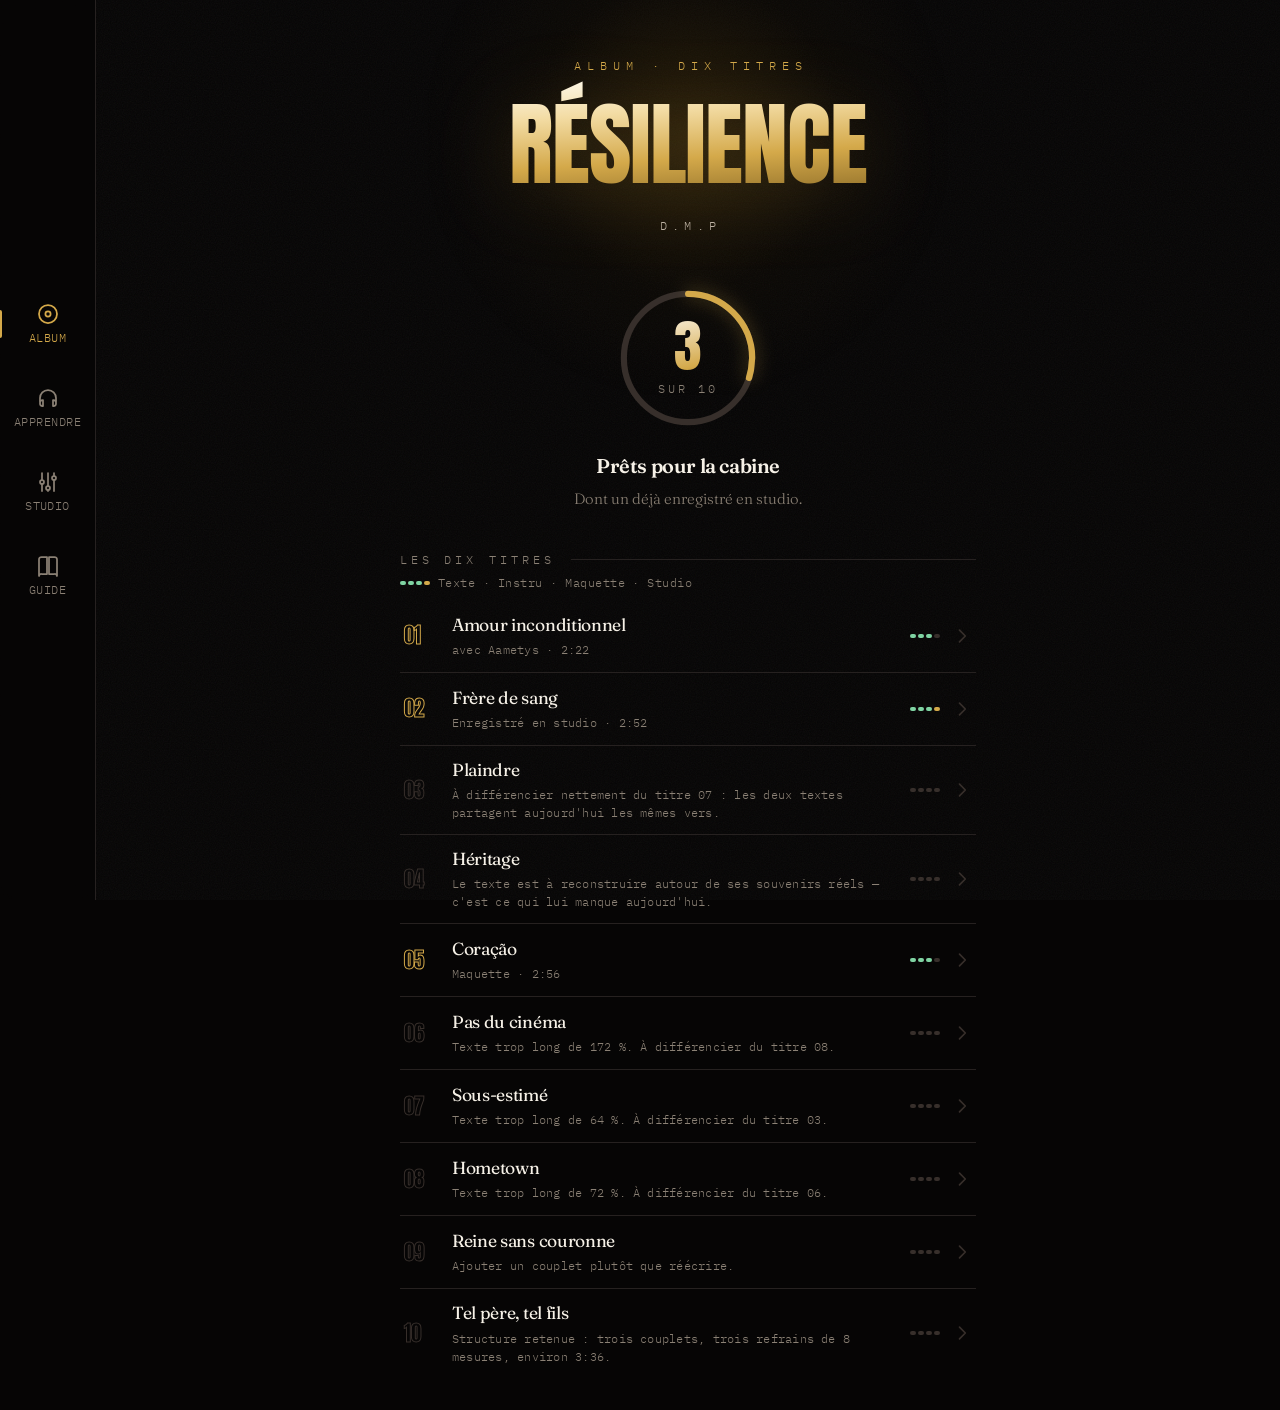
<file: index.html>
<!doctype html>
<html lang="fr">
<head>
<meta charset="utf-8">
<meta name="viewport" content="width=device-width,initial-scale=1,viewport-fit=cover">
<title>Résilience — D.M.P</title>
<meta name="description" content="L'album Résilience de D.M.P : avancement des dix titres, maquettes à écouter et paroles.">
<meta name="theme-color" content="#060505">
<meta name="color-scheme" content="dark">
<meta name="apple-mobile-web-app-capable" content="yes">
<meta name="mobile-web-app-capable" content="yes">
<meta name="apple-mobile-web-app-status-bar-style" content="black-translucent">
<meta name="apple-mobile-web-app-title" content="Résilience">
<meta name="format-detection" content="telephone=no">
<link rel="manifest" href="manifest.json">
<link rel="apple-touch-icon" href="icon-180.png">
<link rel="icon" href="icon-192.png">
<meta property="og:type" content="website">
<meta property="og:site_name" content="Résilience">
<meta property="og:title" content="Résilience — D.M.P">
<meta property="og:description" content="Dix titres. L'avancement de l'album, les maquettes et les paroles.">
<meta property="og:image" content="og.jpg">
<meta property="og:image:width" content="1200">
<meta property="og:image:height" content="630">
<meta property="og:locale" content="fr_CA">
<meta name="twitter:card" content="summary_large_image">
<link rel="preconnect" href="https://fonts.googleapis.com">
<link rel="preconnect" href="https://fonts.gstatic.com" crossorigin>
<link rel="stylesheet" href="https://fonts.googleapis.com/css2?family=Anton&family=Fraunces:opsz,wght@9..144,300;9..144,400;9..144,500;9..144,600;9..144,700&family=IBM+Plex+Mono:wght@400;500&display=swap">
<link rel="stylesheet" href="app.css">
</head>
<body>

<!-- Jeu d'icones : grille 24, trait 1.75, bouts arrondis. Aucun emoji. -->
<svg width="0" height="0" style="position:absolute" aria-hidden="true" focusable="false"><defs>
<symbol id="ic-album" viewBox="0 0 24 24" fill="none" stroke="currentColor" stroke-width="1.75" stroke-linecap="round" stroke-linejoin="round"><circle cx="12" cy="12" r="9"/><circle cx="12" cy="12" r="2.6"/></symbol>
<symbol id="ic-ecouter" viewBox="0 0 24 24" fill="none" stroke="currentColor" stroke-width="1.75" stroke-linecap="round" stroke-linejoin="round"><path d="M4 15v-3a8 8 0 0 1 16 0v3"/><path d="M4 16.5A2.5 2.5 0 0 1 6.5 14H7v6h-.5A2.5 2.5 0 0 1 4 17.5z"/><path d="M20 16.5a2.5 2.5 0 0 0-2.5-2.5H17v6h.5a2.5 2.5 0 0 0 2.5-2.5z"/></symbol>
<symbol id="ic-guide" viewBox="0 0 24 24" fill="none" stroke="currentColor" stroke-width="1.75" stroke-linecap="round" stroke-linejoin="round"><path d="M3 5.5A2.5 2.5 0 0 1 5.5 3H11v17H5.5A2.5 2.5 0 0 0 3 22z"/><path d="M21 5.5A2.5 2.5 0 0 0 18.5 3H13v17h5.5a2.5 2.5 0 0 1 2.5 2z"/></symbol>
<symbol id="ic-retour" viewBox="0 0 24 24" fill="none" stroke="currentColor" stroke-width="2" stroke-linecap="round" stroke-linejoin="round"><path d="M15 5l-7 7 7 7"/></symbol>
<symbol id="ic-chevron" viewBox="0 0 24 24" fill="none" stroke="currentColor" stroke-width="2" stroke-linecap="round" stroke-linejoin="round"><path d="M6 9l6 6 6-6"/></symbol>
<symbol id="ic-suivant" viewBox="0 0 24 24" fill="none" stroke="currentColor" stroke-width="2" stroke-linecap="round" stroke-linejoin="round"><path d="M9 5l7 7-7 7"/></symbol>
<symbol id="ic-play" viewBox="0 0 24 24" fill="currentColor"><path d="M7.5 4.8a1 1 0 0 1 1.53-.85l10 7.2a1 1 0 0 1 0 1.7l-10 7.2A1 1 0 0 1 7.5 19.2z"/></symbol>
<symbol id="ic-pause" viewBox="0 0 24 24" fill="currentColor"><rect x="6.5" y="4.5" width="4" height="15" rx="1.1"/><rect x="13.5" y="4.5" width="4" height="15" rx="1.1"/></symbol>
<symbol id="ic-recul" viewBox="0 0 24 24" fill="none" stroke="currentColor" stroke-width="1.75" stroke-linecap="round" stroke-linejoin="round"><path d="M3.5 5.5v5h5"/><path d="M3.9 10.6a8.5 8.5 0 1 1 .5 6.2"/></symbol>
<symbol id="ic-avance" viewBox="0 0 24 24" fill="none" stroke="currentColor" stroke-width="1.75" stroke-linecap="round" stroke-linejoin="round"><path d="M20.5 5.5v5h-5"/><path d="M20.1 10.6a8.5 8.5 0 1 0-.5 6.2"/></symbol>
<symbol id="ic-micro" viewBox="0 0 24 24" fill="none" stroke="currentColor" stroke-width="1.75" stroke-linecap="round" stroke-linejoin="round"><rect x="9" y="2.5" width="6" height="11" rx="3"/><path d="M5.5 11a6.5 6.5 0 0 0 13 0"/><path d="M12 17.5V21"/></symbol>
<symbol id="ic-note" viewBox="0 0 24 24" fill="none" stroke="currentColor" stroke-width="1.75" stroke-linecap="round" stroke-linejoin="round"><path d="M9 18V5l11-2v13"/><circle cx="6" cy="18" r="3"/><circle cx="17" cy="16" r="3"/></symbol>
<symbol id="ic-check" viewBox="0 0 24 24" fill="none" stroke="currentColor" stroke-width="2.2" stroke-linecap="round" stroke-linejoin="round"><path d="M4.5 12.5l5 5 10-11"/></symbol>
<symbol id="ic-chantier" viewBox="0 0 24 24" fill="none" stroke="currentColor" stroke-width="1.9" stroke-linecap="round" stroke-linejoin="round"><circle cx="12" cy="12" r="8.6"/><path d="M12 7.6v5"/><path d="M12 16.3h.01"/></symbol>
<symbol id="ic-externe" viewBox="0 0 24 24" fill="none" stroke="currentColor" stroke-width="1.75" stroke-linecap="round" stroke-linejoin="round"><path d="M13 4h7v7"/><path d="M20 4l-9 9"/><path d="M18 14.5V19a1.5 1.5 0 0 1-1.5 1.5h-11A1.5 1.5 0 0 1 4 19V8a1.5 1.5 0 0 1 1.5-1.5H10"/></symbol>
<symbol id="ic-dl" viewBox="0 0 24 24" fill="none" stroke="currentColor" stroke-width="1.75" stroke-linecap="round" stroke-linejoin="round"><path d="M12 3.5v11"/><path d="M7.5 10.5l4.5 4.5 4.5-4.5"/><path d="M4.5 15.5v2.5a2 2 0 0 0 2 2h11a2 2 0 0 0 2-2v-2.5"/></symbol>
<symbol id="ic-texte" viewBox="0 0 24 24" fill="none" stroke="currentColor" stroke-width="1.75" stroke-linecap="round" stroke-linejoin="round"><path d="M4 6h16"/><path d="M4 11h16"/><path d="M4 16h10"/></symbol>
<symbol id="ic-studio" viewBox="0 0 24 24" fill="none" stroke="currentColor" stroke-width="1.75" stroke-linecap="round" stroke-linejoin="round"><path d="M6 3v7"/><path d="M6 14v7"/><circle cx="6" cy="12" r="2"/><path d="M12 3v13"/><path d="M12 20v1"/><circle cx="12" cy="18" r="2"/><path d="M18 3v3"/><path d="M18 10v11"/><circle cx="18" cy="8" r="2"/></symbol>
<symbol id="ic-boucle" viewBox="0 0 24 24" fill="none" stroke="currentColor" stroke-width="1.75" stroke-linecap="round" stroke-linejoin="round"><path d="M17 2.5l3.5 3.5L17 9.5"/><path d="M20.5 6H7a4 4 0 0 0-4 4v1"/><path d="M7 21.5L3.5 18 7 14.5"/><path d="M3.5 18H17a4 4 0 0 0 4-4v-1"/></symbol>
<symbol id="ic-reglages" viewBox="0 0 24 24" fill="none" stroke="currentColor" stroke-width="1.75" stroke-linecap="round" stroke-linejoin="round"><path d="M4 7h10"/><circle cx="17" cy="7" r="2.4"/><path d="M20 17H10"/><circle cx="7" cy="17" r="2.4"/></symbol>
</defs></svg>

<div class="grain" aria-hidden="true"></div>

<main id="vues">

  <!-- ═══════════════ ALBUM ═══════════════ -->
  <section class="vue" id="v-album" data-vue="album">
    <header class="hero">
      <p class="hero-k">Album · dix titres</p>
      <h1 class="hero-t anton">Résilience</h1>
      <p class="hero-a">D.M.P</p>
    </header>

    <section class="prog">
      <div class="anneau">
        <svg viewBox="0 0 120 120" aria-hidden="true">
          <circle class="an-f" cx="60" cy="60" r="52"/>
          <circle class="an-t" cx="60" cy="60" r="52" id="anneau"/>
        </svg>
        <span class="an-c"><b class="anton" id="prog-n">0</b><i>sur 10</i></span>
      </div>
      <h2 class="prog-h">Prêts pour la cabine</h2>
      <p class="prog-p" id="prog-d">Texte final, instrumental final et maquette à écouter.</p>
    </section>

    <div class="lst-t"><span>Les dix titres</span><i></i></div>
    <p class="lst-leg" aria-hidden="true"><span class="jauge"><i class="ok"></i><i class="ok"></i><i class="ok"></i><i class="ok st"></i></span>Texte · Instru · Maquette · Studio</p>
    <ol class="lst" id="lst-pistes"></ol>
  </section>

  <!-- ═══════════════ ECOUTER ═══════════════ -->
  <section class="vue" id="v-apprendre" data-vue="apprendre" hidden>
    <header class="vh">
      <p class="vh-k">Prêt pour la cabine</p>
      <h1 class="vh-t">Apprendre</h1>
      <p class="vh-p">Les titres dont la maquette est prête. La lecture continue pendant que tu navigues.</p>
    </header>
    <div id="lst-apprendre"></div>
  </section>

  <!-- ═══════════════ STUDIO ═══════════════ -->
  <section class="vue" id="v-studio" data-vue="studio" hidden>
    <header class="vh">
      <p class="vh-k">Versions officielles</p>
      <h1 class="vh-t">Studio</h1>
      <p class="vh-p">Les prises enregistrées en studio, une fois mixées.</p>
    </header>
    <div id="lst-studio"></div>
  </section>

  <!-- ═══════════════ GUIDE ═══════════════ -->
  <section class="vue" id="v-guide" data-vue="guide" hidden>
    <header class="vh">
      <p class="vh-k">Pour s'y retrouver</p>
      <h1 class="vh-t">Guide</h1>
      <p class="vh-p">Les mots qui reviennent dans l'application.</p>
    </header>
    <div id="lst-guide"></div>
    <div class="note-pied">
      <p><b>Les maquettes servent à apprendre, pas à imiter.</b> La voix témoin a un accent français d'Europe. Ce qu'il faut y prendre, c'est la mélodie du refrain, le placement des phrases et le découpage en mesures. L'accent, c'est en cabine.</p>
      <p>Les textes marqués <b>version de travail</b> ne sont pas définitifs. Ils seront réécrits avant l'enregistrement — inutile de les apprendre maintenant.</p>
    </div>
  </section>

  <!-- ═══════════════ PISTE (vue poussee) ═══════════════ -->
  <section class="vue vue-piste" id="v-piste" data-vue="piste" hidden>
    <div class="tete">
      <button class="tete-b" id="btn-retour" aria-label="Revenir aux titres">
        <svg class="ic ic-20"><use href="#ic-retour"/></svg>
      </button>
      <!-- Deux couches dans le meme emplacement : le titre en haut de page, le
           rail des sections des qu'on lit. Elles se relaient sans ajouter un
           pixel de hauteur. -->
      <span class="tete-mid">
        <span class="tete-t" id="tete-titre"></span>
        <span class="rail" id="rail" role="tablist" aria-label="Sections du texte"></span>
      </span>
      <span class="tete-n mono" id="tete-num"></span>
    </div>
    <div id="piste-corps"></div>
  </section>

</main>

<!-- ═══════════════ MINI-LECTEUR ═══════════════ -->
<!-- Un seul objet : mini-lecteur ailleurs, barre de travail dans la vue d'un
     titre. Meme emplacement, meme hauteur — mais reculer coute une seule tape,
     et la barre de position se tire sans ouvrir la feuille. -->
<div class="mini" id="mini" hidden>
  <div class="mini-jauge" id="mini-barre" role="slider" tabindex="0"
       aria-label="Position de lecture" aria-valuemin="0" aria-valuemax="100" aria-valuenow="0">
    <i id="mini-jauge"></i><span class="mini-poi" id="mini-poi"></span>
  </div>
  <button class="mini-ouvre" id="mini-ouvre" aria-label="Ouvrir le lecteur">
    <span class="mini-n anton" id="mini-num"></span>
    <span class="mini-txt"><b id="mini-titre"></b><s id="mini-source"></s></span>
  </button>
  <button class="mini-saut" id="mini-recul" aria-label="Reculer de quatre mesures">
    <svg class="ic ic-22"><use href="#ic-recul"/></svg><em class="mono">4</em>
  </button>
  <button class="mini-pp" id="mini-pp" aria-label="Lecture">
    <svg class="ic ic-22"><use href="#ic-play"/></svg>
  </button>
  <button class="mini-saut" id="mini-avance" aria-label="Avancer de quatre mesures">
    <svg class="ic ic-22"><use href="#ic-avance"/></svg><em class="mono">4</em>
  </button>
</div>

<!-- ═══════════════ ONGLETS ═══════════════ -->
<nav class="onglets" id="onglets" aria-label="Navigation principale">
  <a class="ong" href="#album" data-ong="album">
    <svg class="ic ic-24"><use href="#ic-album"/></svg><span>Album</span>
  </a>
  <a class="ong" href="#apprendre" data-ong="apprendre">
    <svg class="ic ic-24"><use href="#ic-ecouter"/></svg><span>Apprendre</span>
  </a>
  <a class="ong" href="#studio" data-ong="studio">
    <svg class="ic ic-24"><use href="#ic-studio"/></svg><span>Studio</span>
  </a>
  <a class="ong" href="#guide" data-ong="guide">
    <svg class="ic ic-24"><use href="#ic-guide"/></svg><span>Guide</span>
  </a>
</nav>

<!-- ═══════════════ LECTEUR PLEIN ═══════════════ -->
<div class="scrim" id="scrim" hidden></div>
<section class="feuille" id="feuille" hidden role="dialog" aria-modal="true" aria-label="Lecteur">
  <button class="fl-poignee-b" id="feuille-ferme" aria-label="Fermer le lecteur"><i></i></button>
  <div class="fl-haut">
    <span class="fl-num anton" id="fl-num"></span>
    <span class="fl-id"><b id="fl-titre"></b><s id="fl-feat"></s></span>
    <button class="fl-dl" id="fl-dl" type="button" aria-label="Télécharger">
      <svg class="ic ic-22"><use href="#ic-dl"/></svg>
    </button>
  </div>

  <!-- construite par app.js selon les sources reellement disponibles -->
  <div class="fl-bascule" id="fl-bascule" role="group" aria-label="Source audio"></div>

  <div class="fl-barre" id="fl-barre" role="slider" tabindex="0"
       aria-label="Position de lecture" aria-valuemin="0" aria-valuemax="100" aria-valuenow="0">
    <i class="fl-piste"><b id="fl-remplissage"></b></i>
    <span class="fl-poignee" id="fl-poignee"></span>
  </div>
  <div class="fl-temps">
    <span class="mono" id="fl-t1">0:00</span>
    <span class="mono" id="fl-t2">--:--</span>
  </div>

  <div class="fl-cmd">
    <button class="fc" id="fl-recul" aria-label="Reculer de quatre mesures">
      <svg class="ic ic-26"><use href="#ic-recul"/></svg><em class="mono">4</em>
    </button>
    <button class="fc fc-pp" id="fl-pp" aria-label="Lecture">
      <svg class="ic ic-30"><use href="#ic-play"/></svg>
    </button>
    <button class="fc" id="fl-avance" aria-label="Avancer de quatre mesures">
      <svg class="ic ic-26"><use href="#ic-avance"/></svg><em class="mono">4</em>
    </button>
  </div>

  <!-- repeter et ralentir : les deux gestes de base pour memoriser un texte -->
  <div class="fl-outils">
    <button class="fo" id="fl-boucle" aria-pressed="false">
      <svg class="ic ic-18"><use href="#ic-boucle"/></svg><span>Répéter</span>
    </button>
    <div class="fl-vit" role="group" aria-label="Vitesse de lecture">
      <button class="fv" data-vit="0.75">0,75×</button>
      <button class="fv" data-vit="0.9">0,9×</button>
      <button class="fv on" data-vit="1">1×</button>
    </div>
  </div>

  <button class="fl-vers" id="fl-vers">
    <svg class="ic ic-18"><use href="#ic-texte"/></svg><span>Voir les paroles</span>
    <svg class="ic ic-18 fl-fl"><use href="#ic-suivant"/></svg>
  </button>
</section>

<script src="data.js"></script>
<script src="app.js"></script>
</body>
</html>
</file>
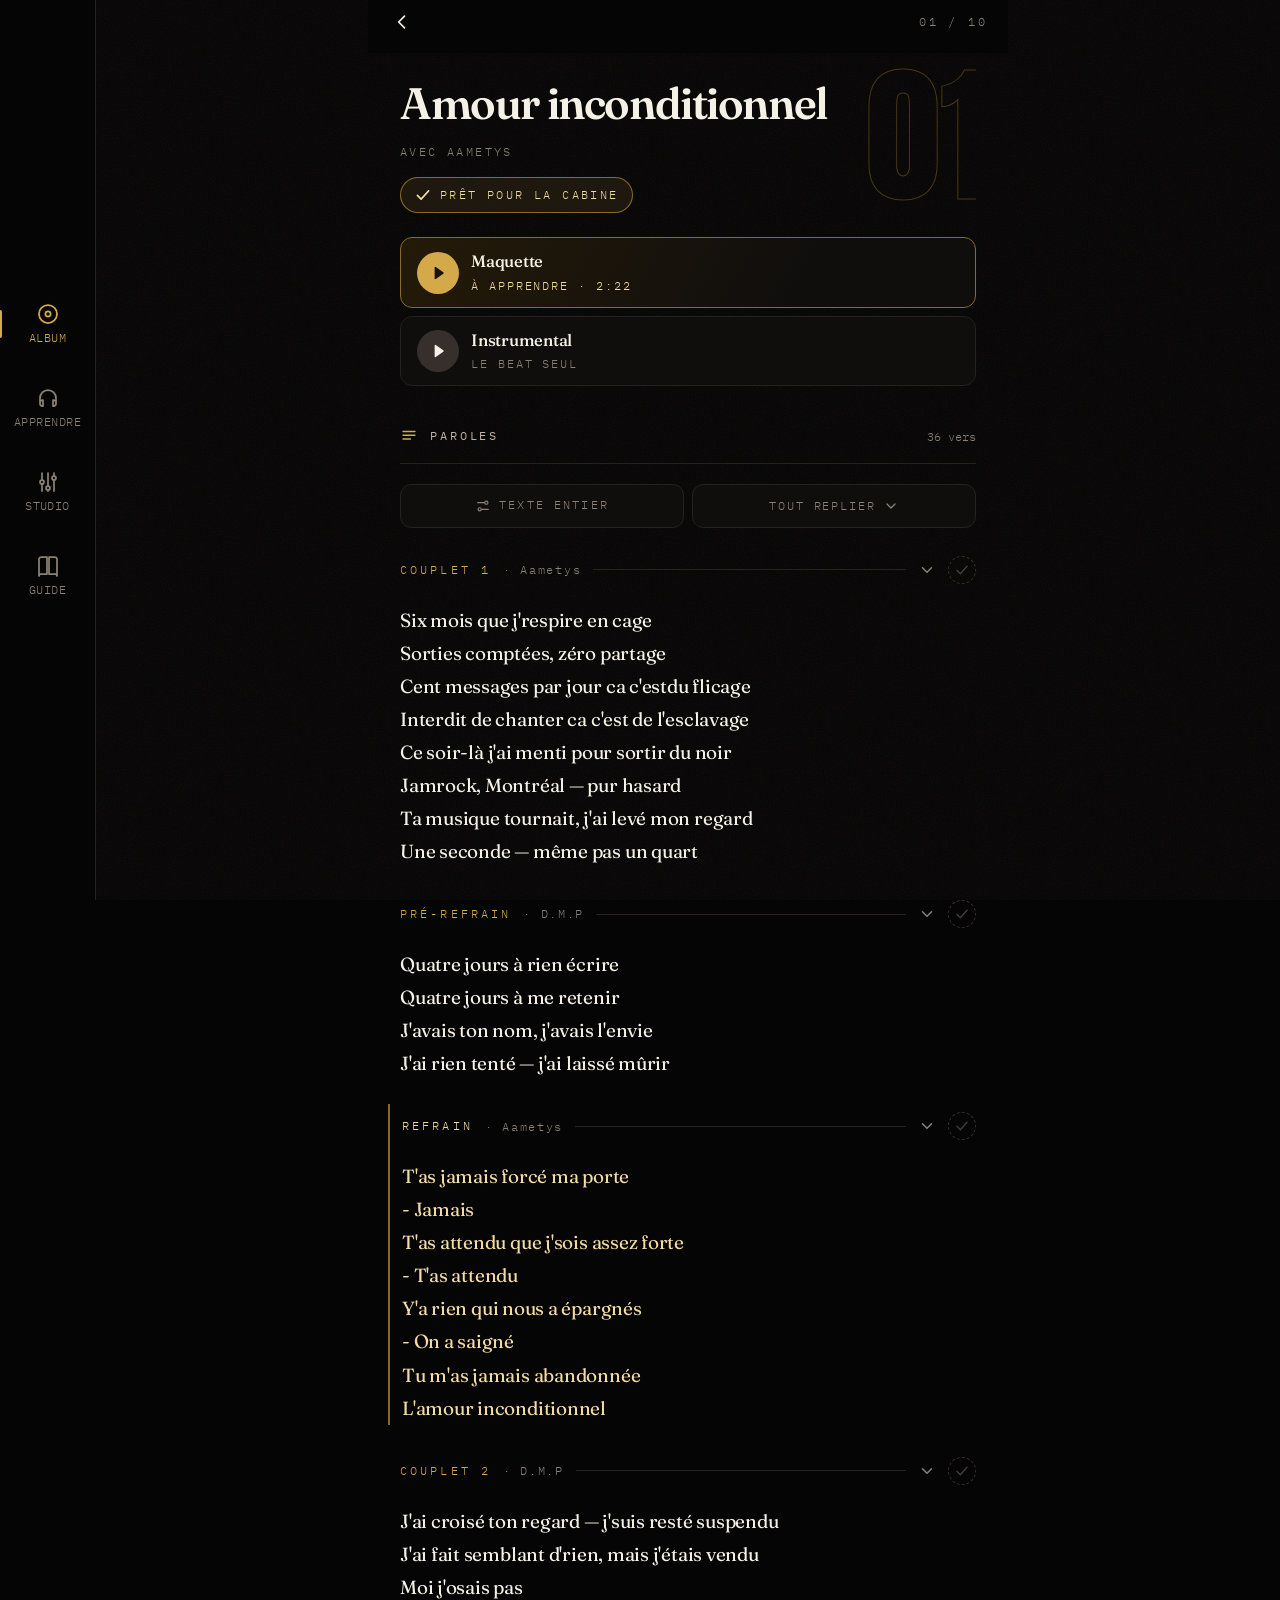
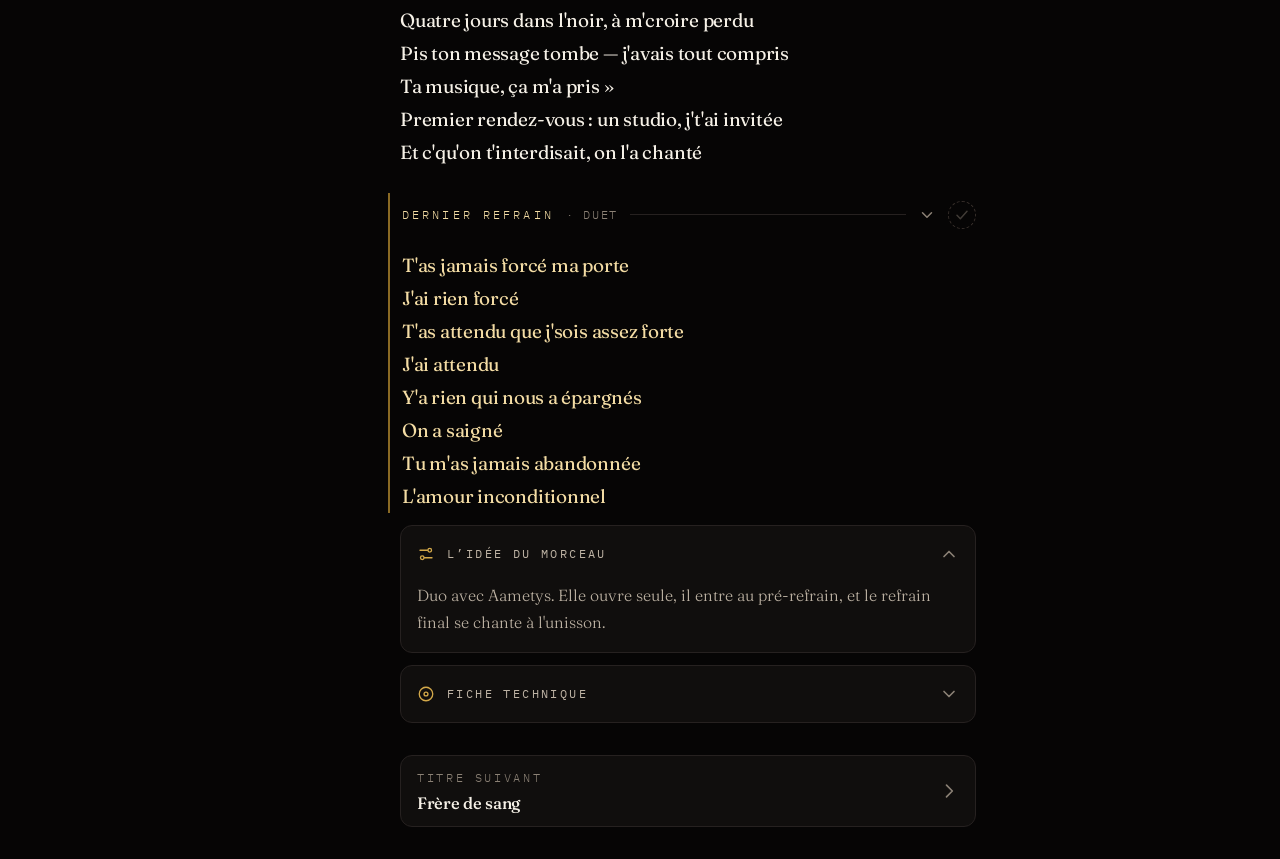
<file: t01.html>
<!doctype html><html lang="fr"><head><meta charset="utf-8">
<title>Résilience</title>
<meta name="robots" content="noindex">
<link rel="canonical" href="index.html#t01">
<meta http-equiv="refresh" content="0; url=index.html#t01">
<script>location.replace('index.html#t01');</script>
</head><body style="background:#060505"></body></html>
</file>
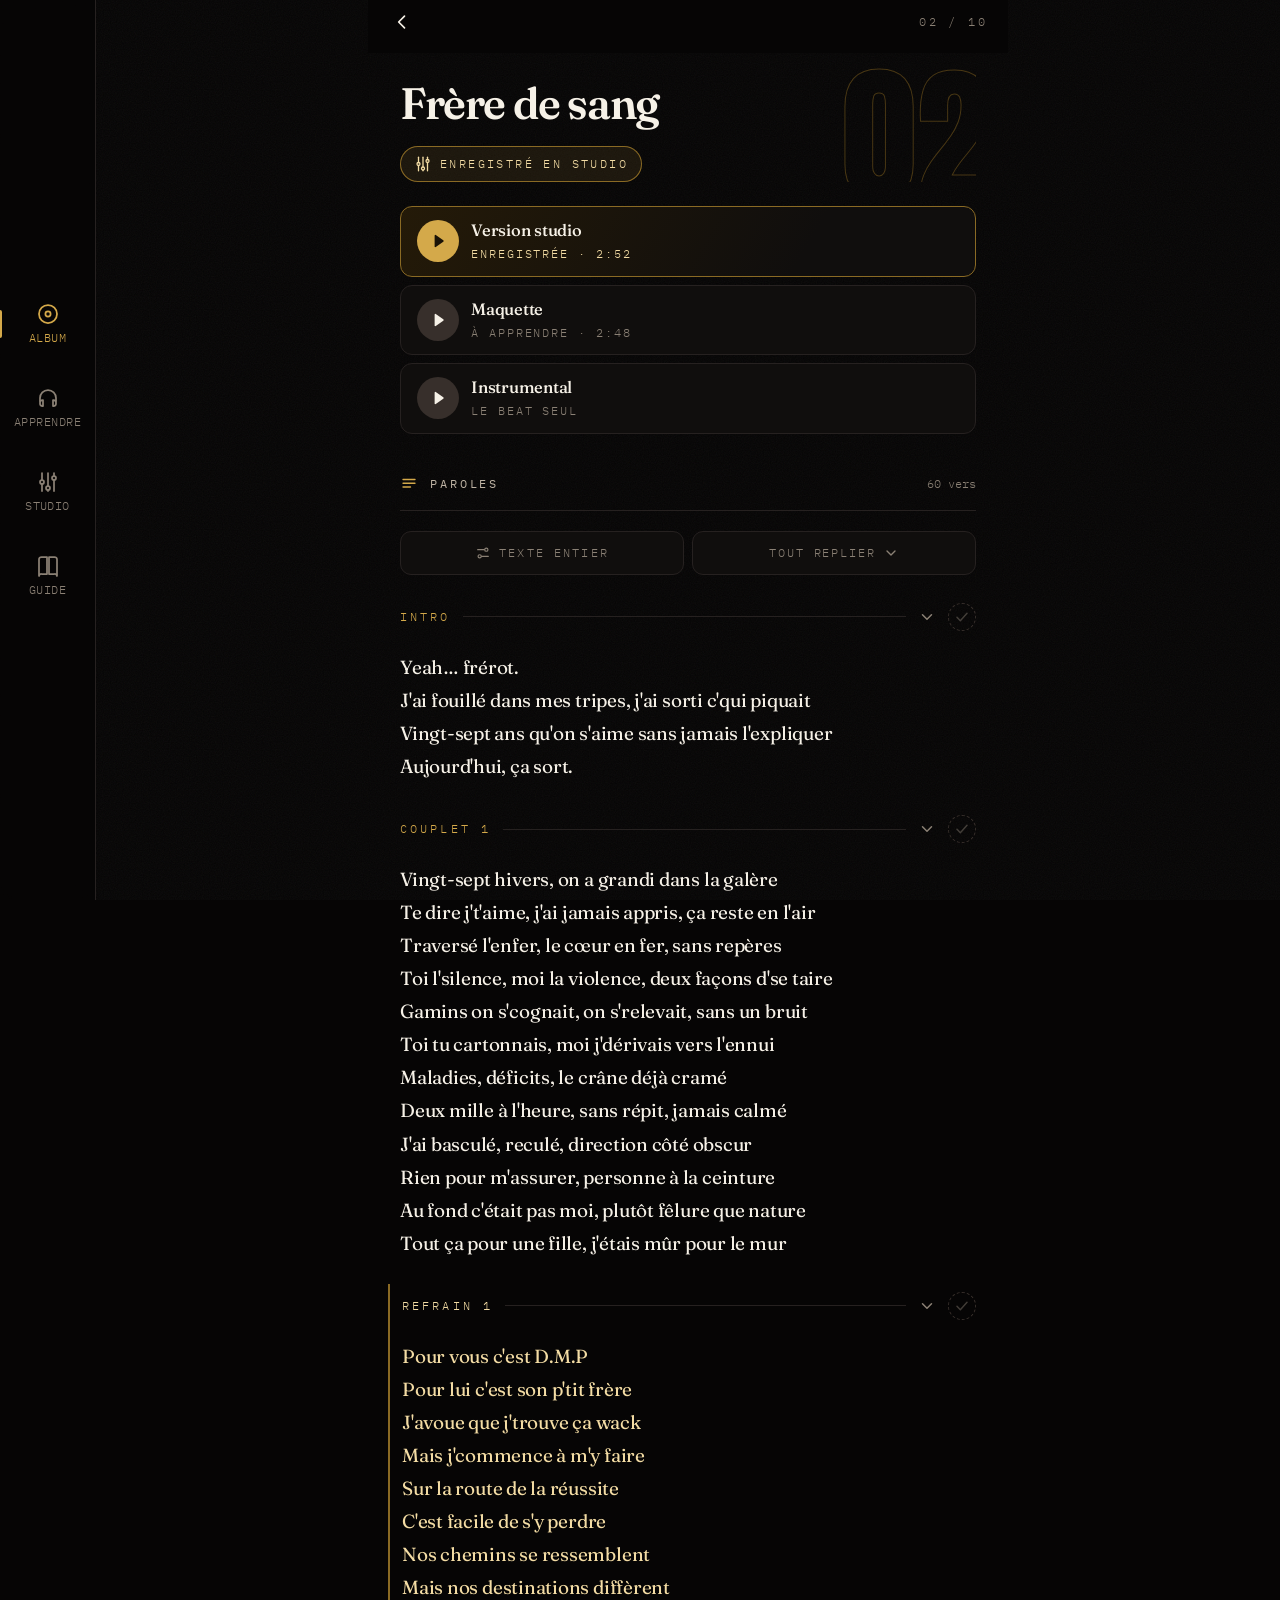
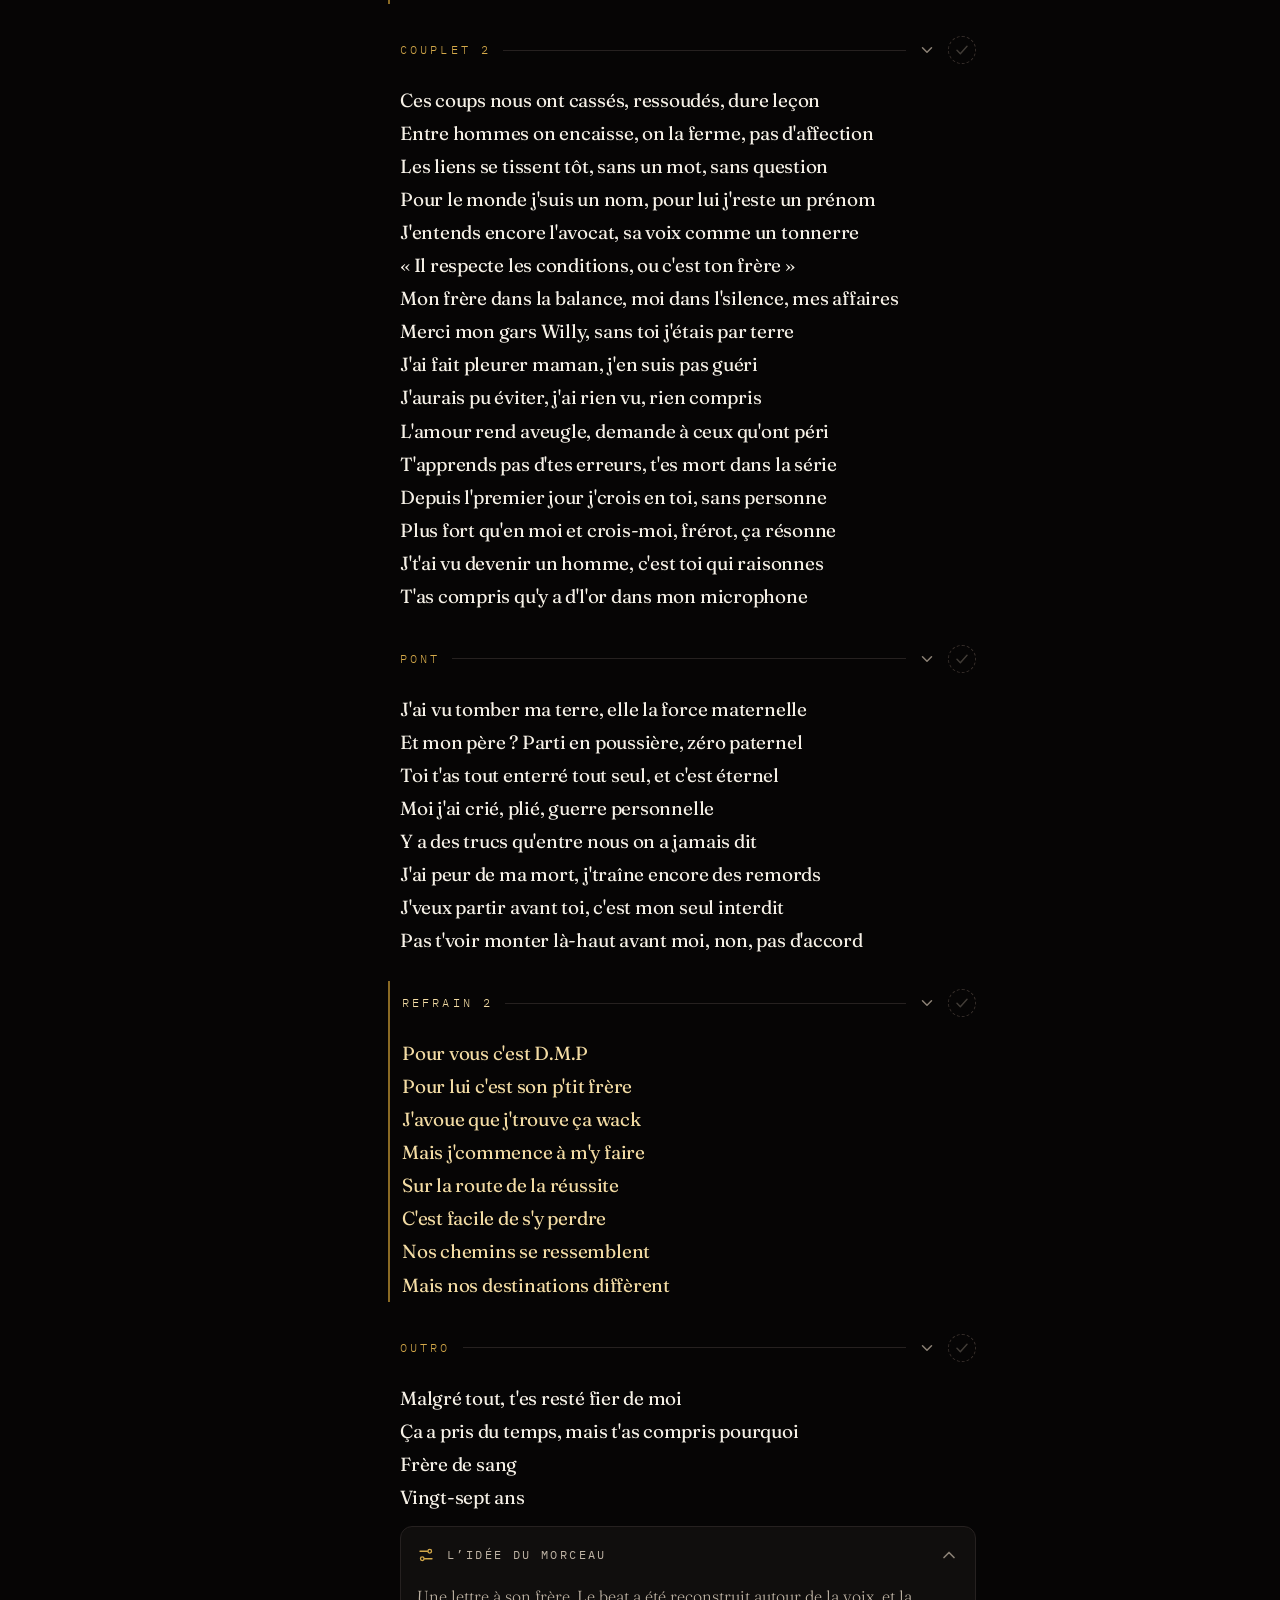
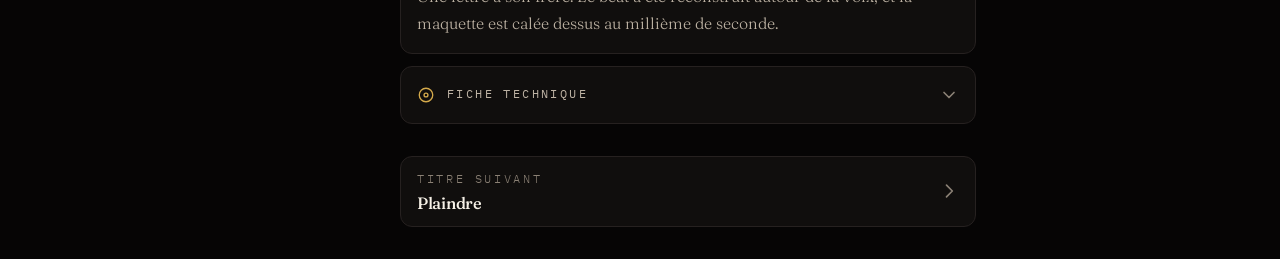
<file: t02.html>
<!doctype html><html lang="fr"><head><meta charset="utf-8">
<title>Résilience</title>
<meta name="robots" content="noindex">
<link rel="canonical" href="index.html#t02">
<meta http-equiv="refresh" content="0; url=index.html#t02">
<script>location.replace('index.html#t02');</script>
</head><body style="background:#060505"></body></html>
</file>
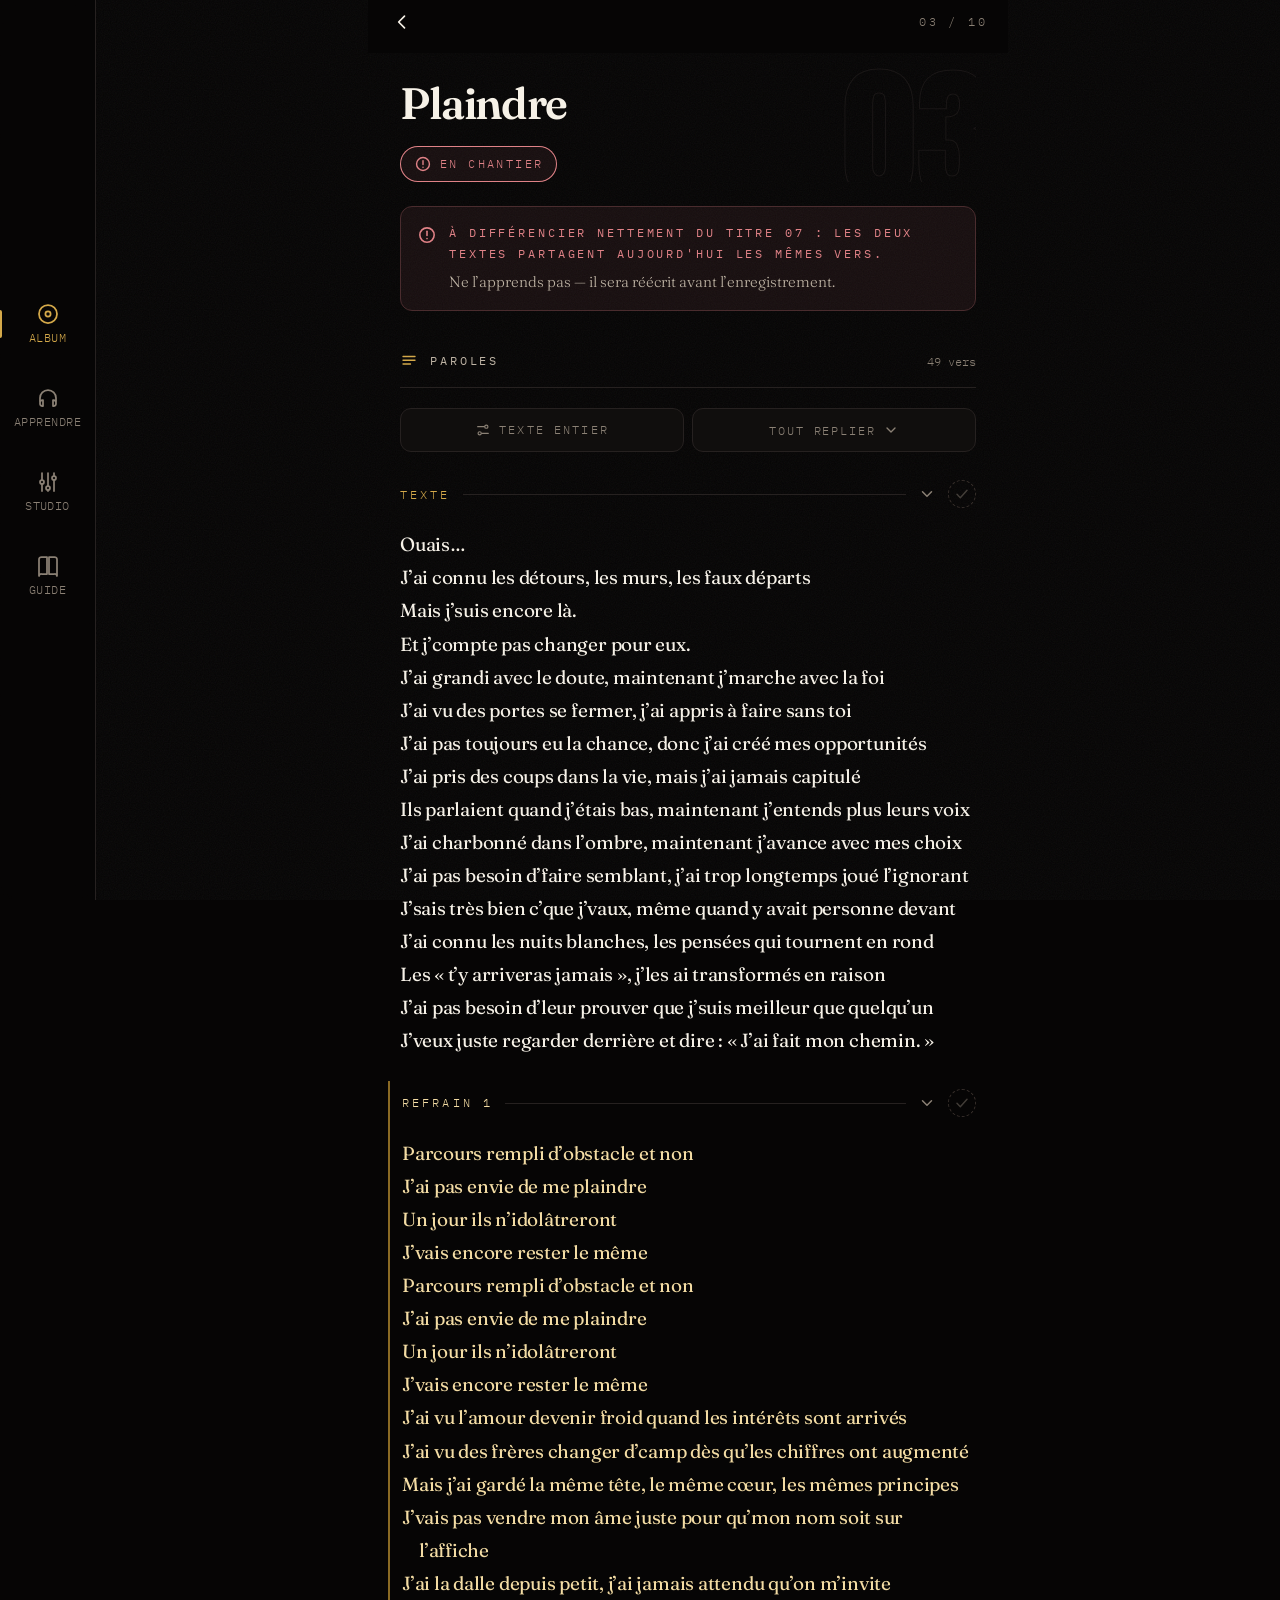
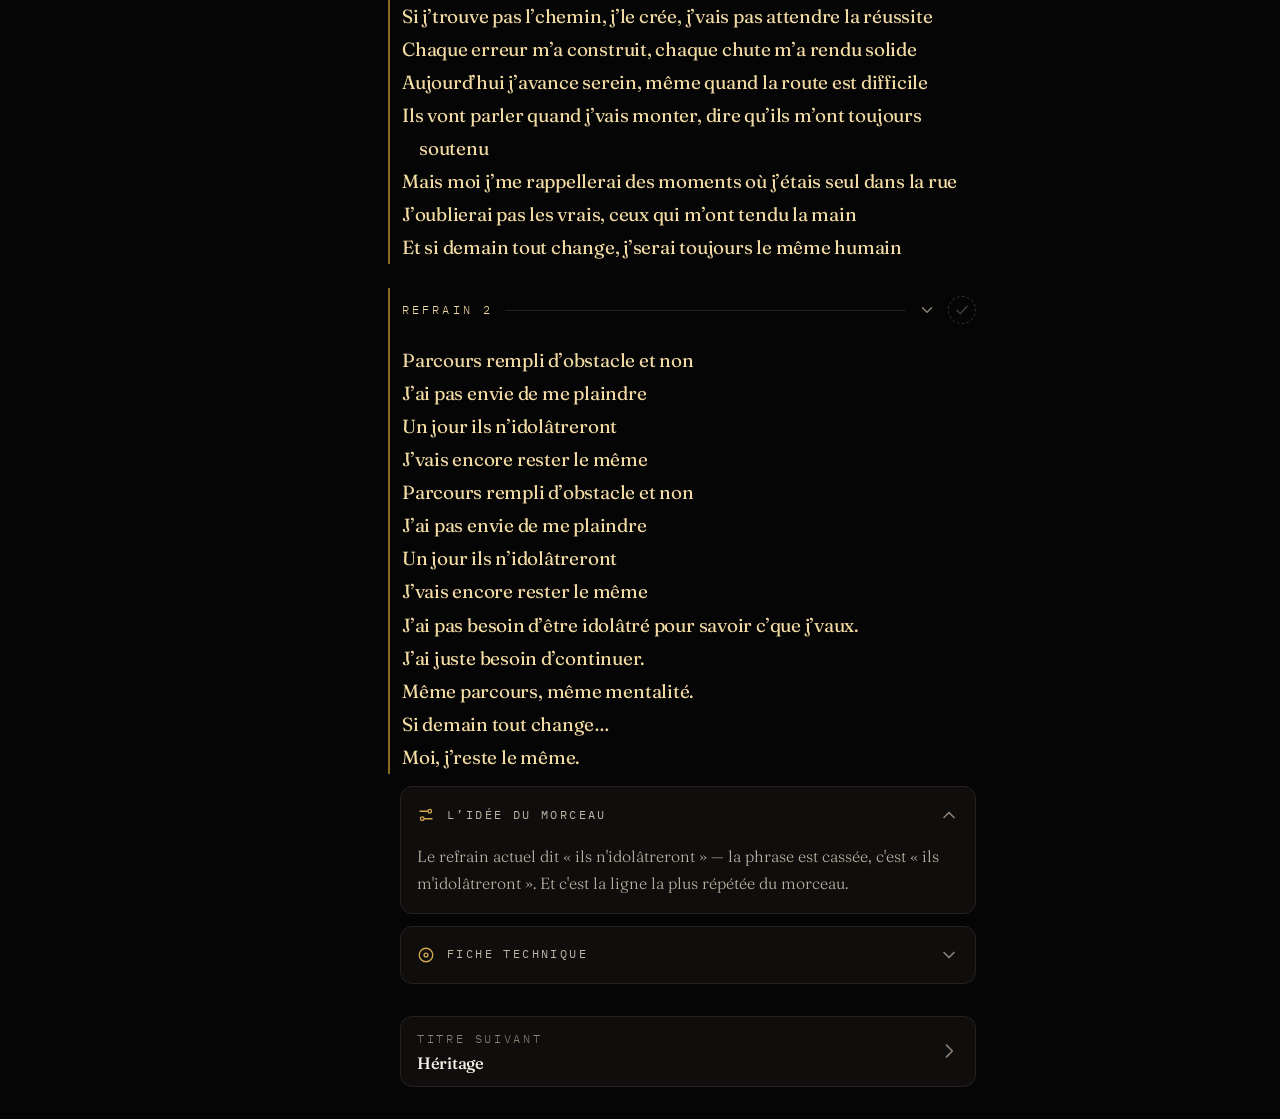
<file: t03.html>
<!doctype html><html lang="fr"><head><meta charset="utf-8">
<title>Résilience</title>
<meta name="robots" content="noindex">
<link rel="canonical" href="index.html#t03">
<meta http-equiv="refresh" content="0; url=index.html#t03">
<script>location.replace('index.html#t03');</script>
</head><body style="background:#060505"></body></html>
</file>
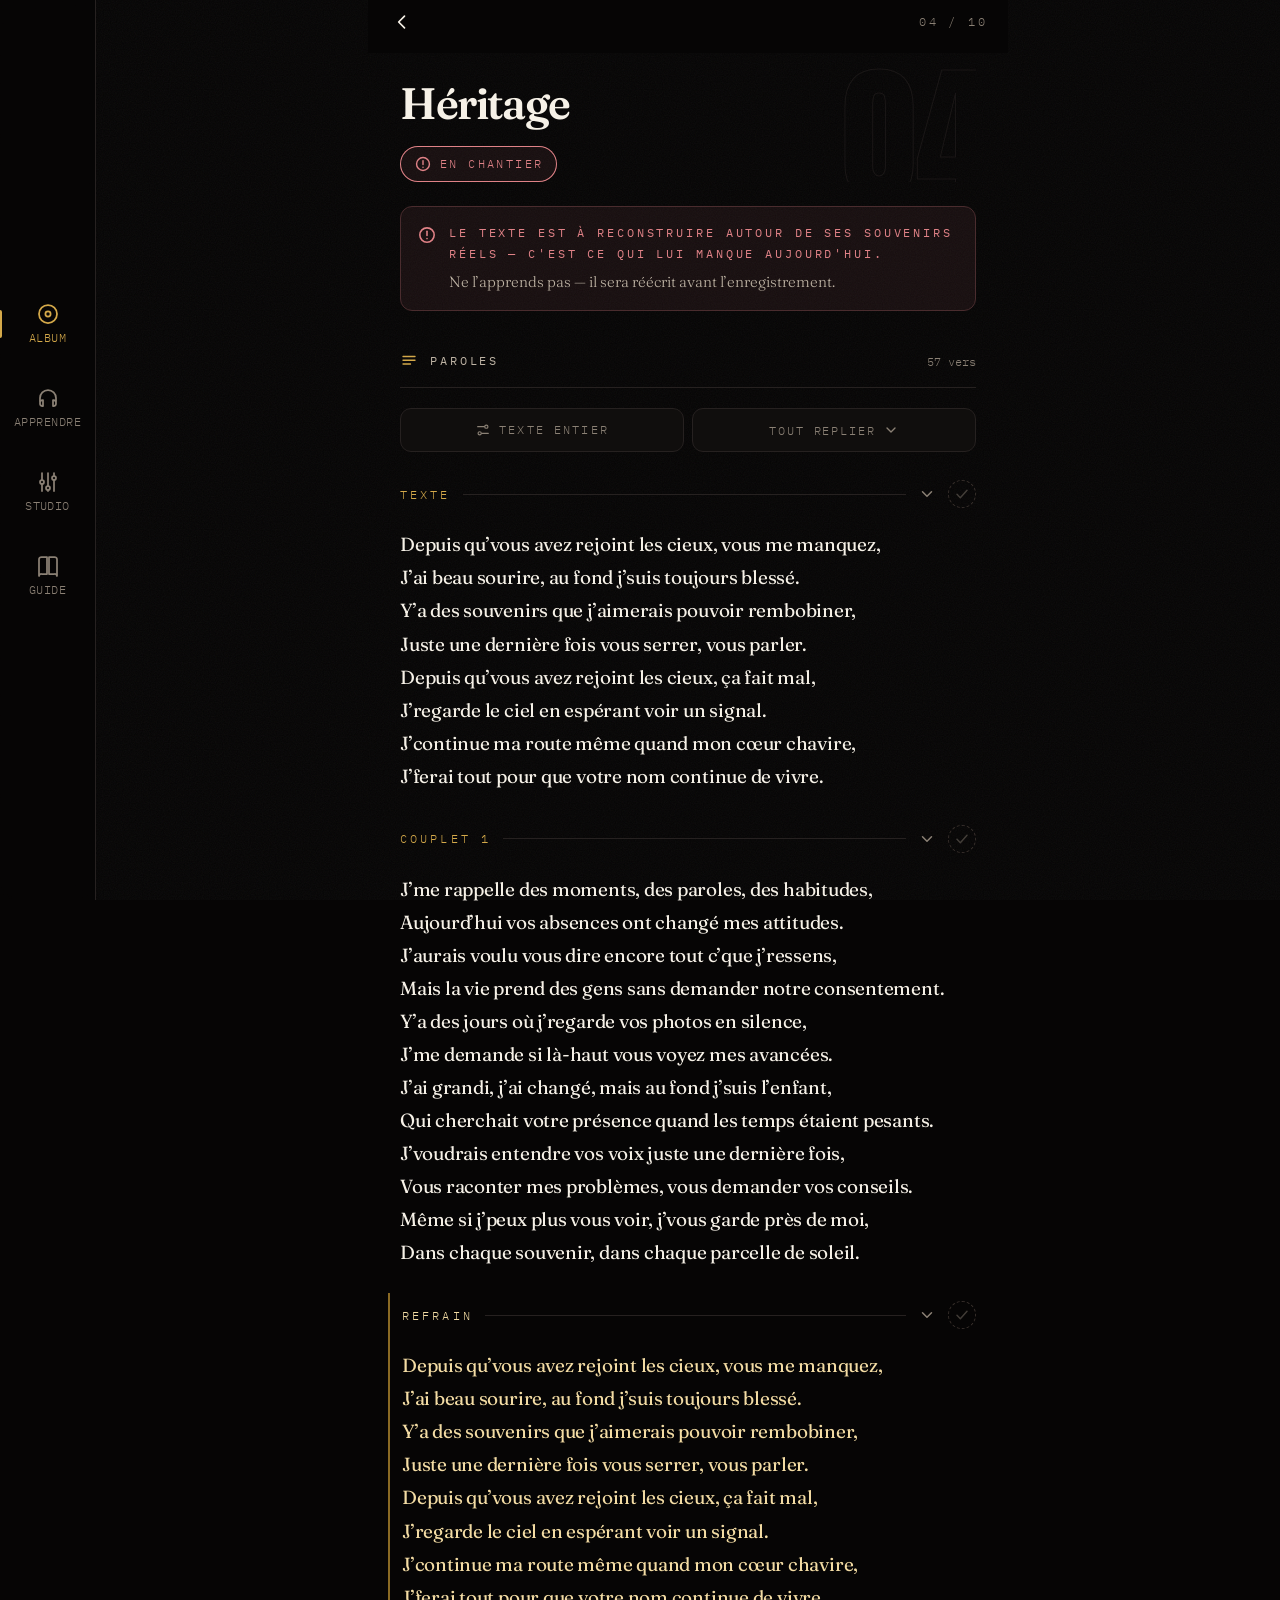
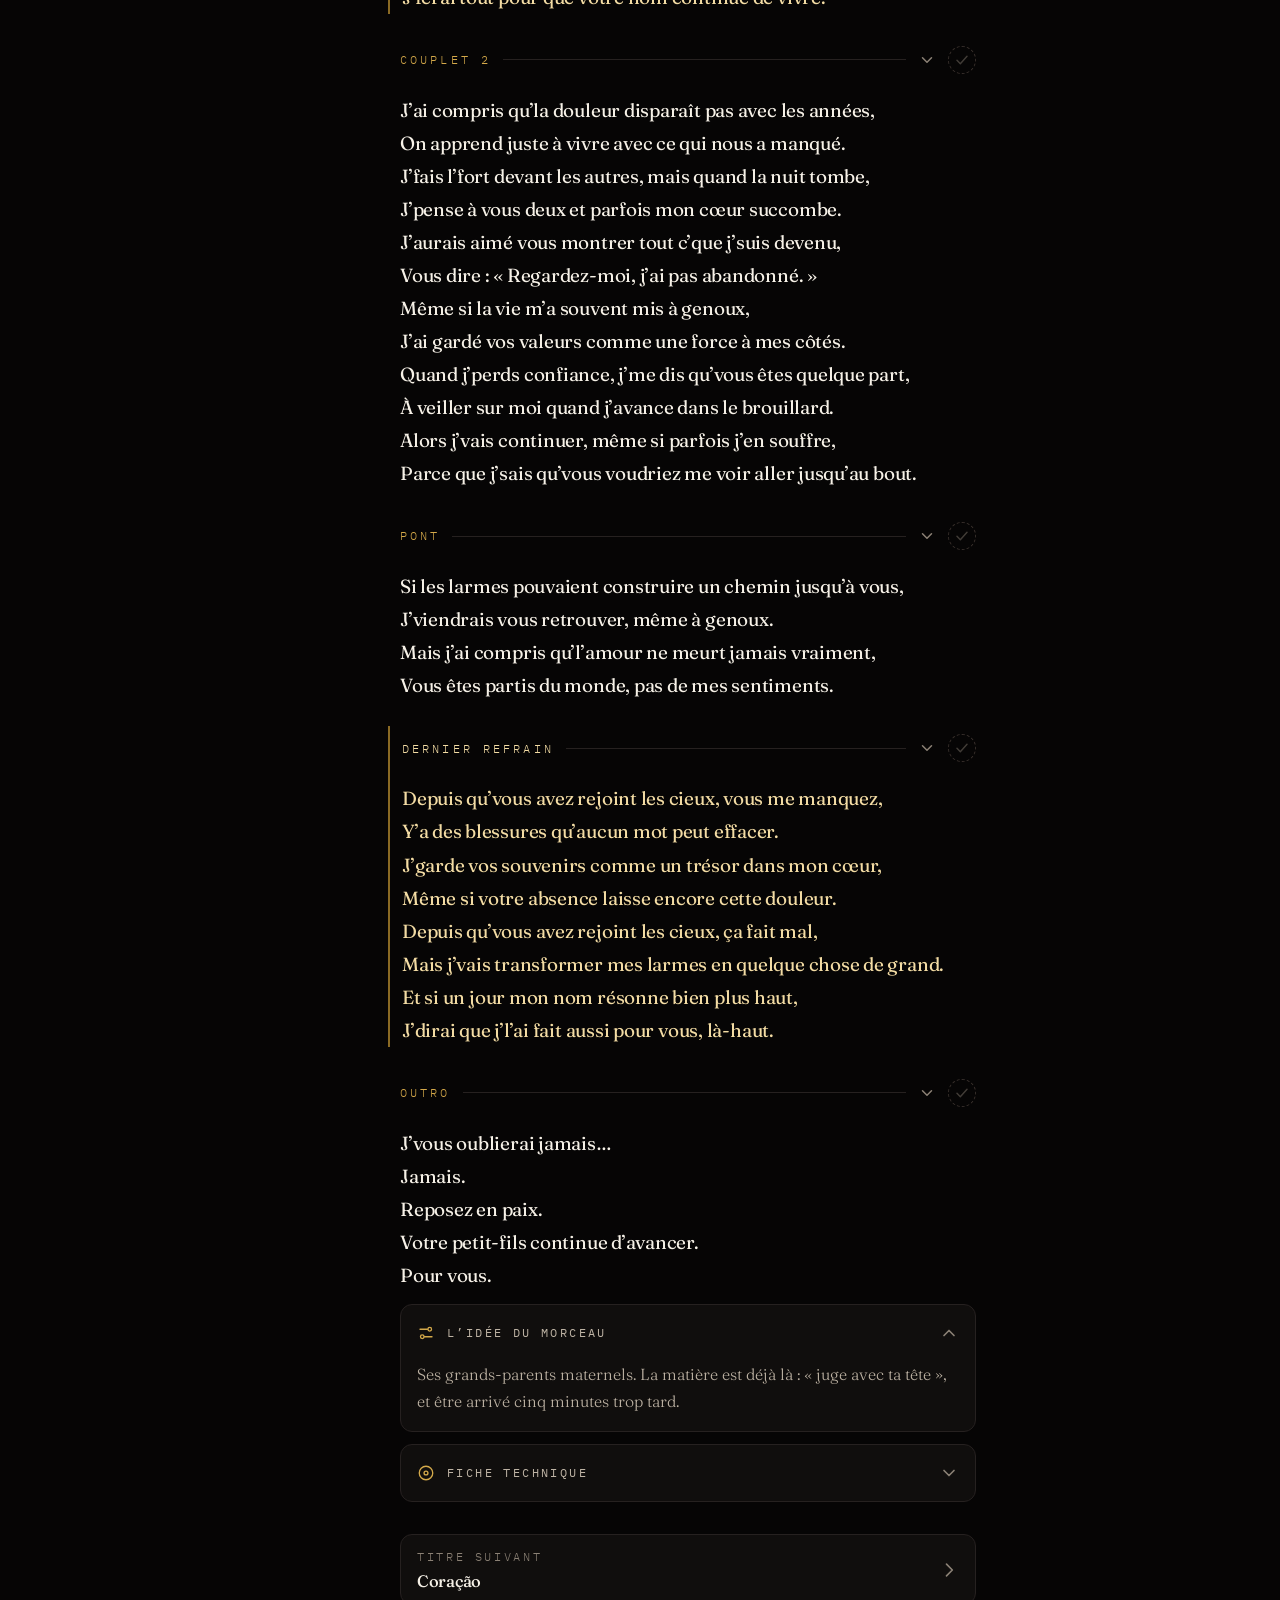
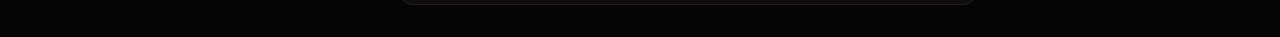
<file: t04.html>
<!doctype html><html lang="fr"><head><meta charset="utf-8">
<title>Résilience</title>
<meta name="robots" content="noindex">
<link rel="canonical" href="index.html#t04">
<meta http-equiv="refresh" content="0; url=index.html#t04">
<script>location.replace('index.html#t04');</script>
</head><body style="background:#060505"></body></html>
</file>
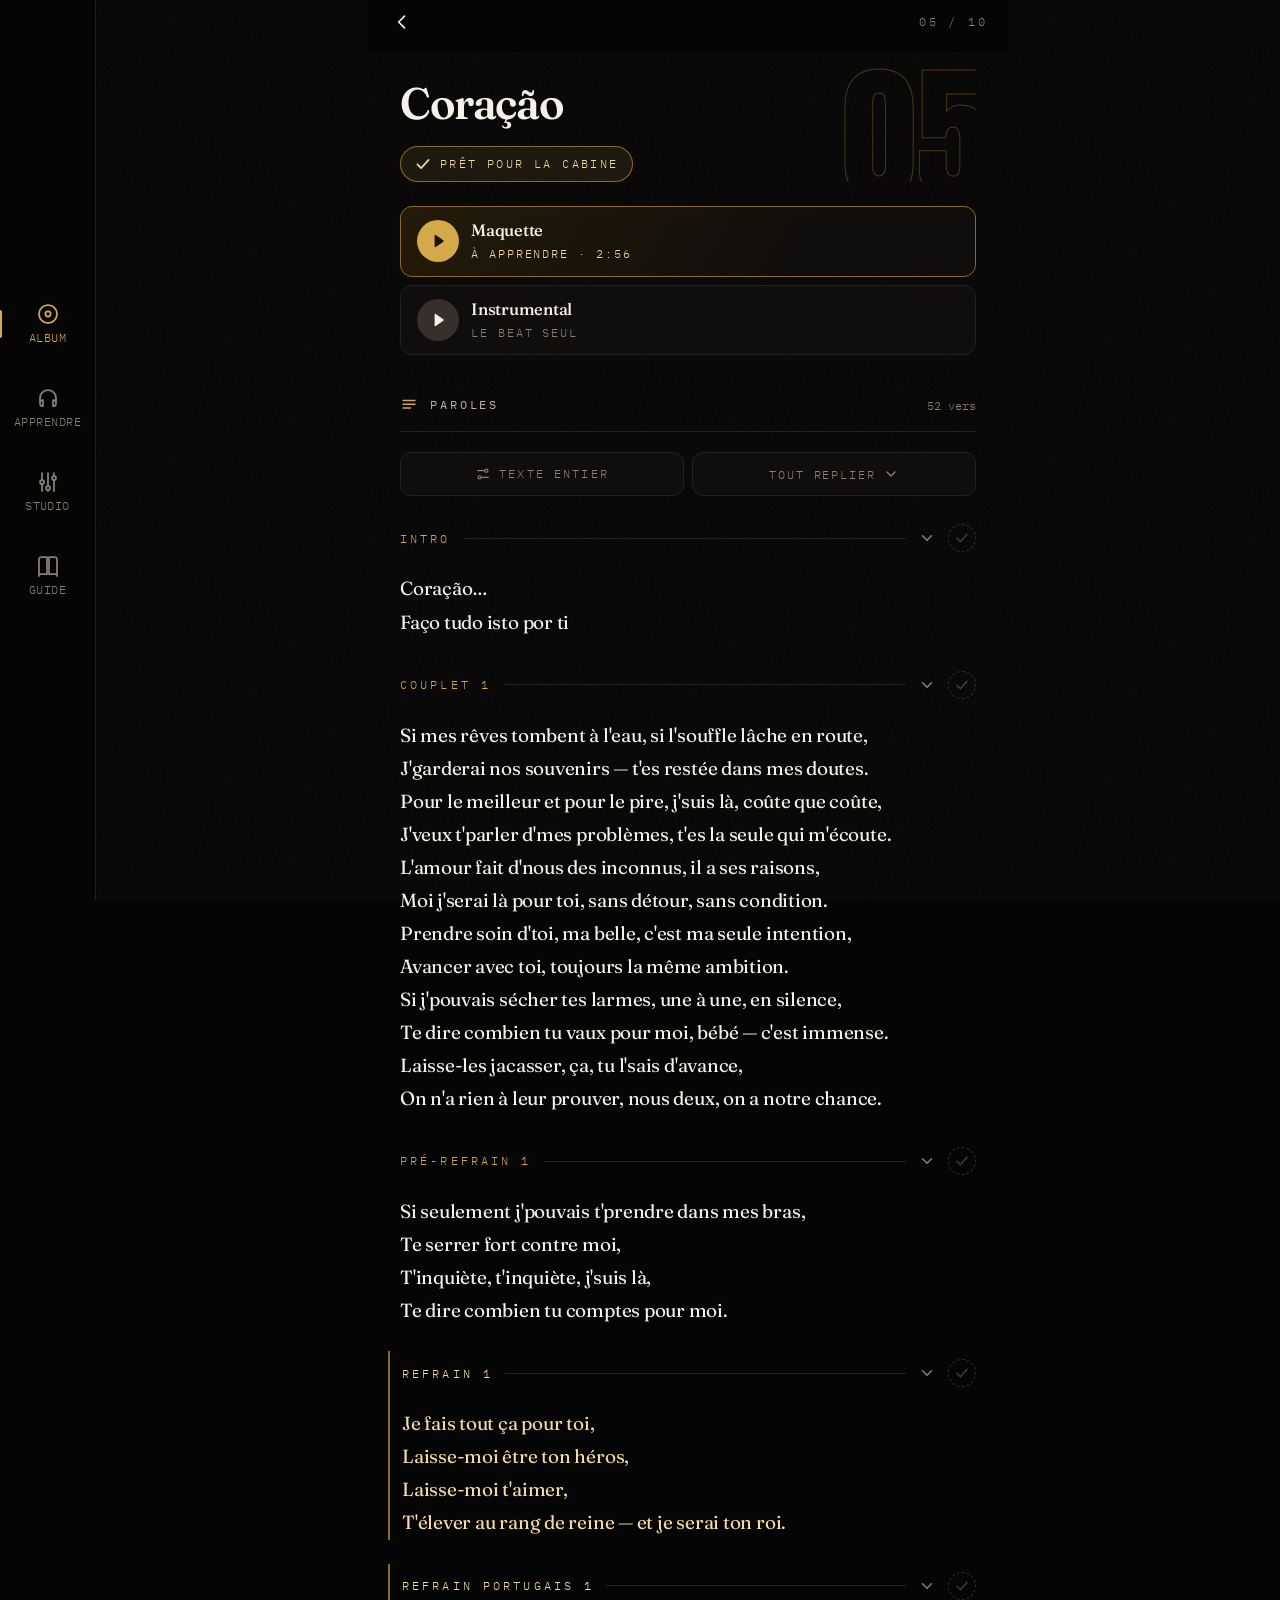
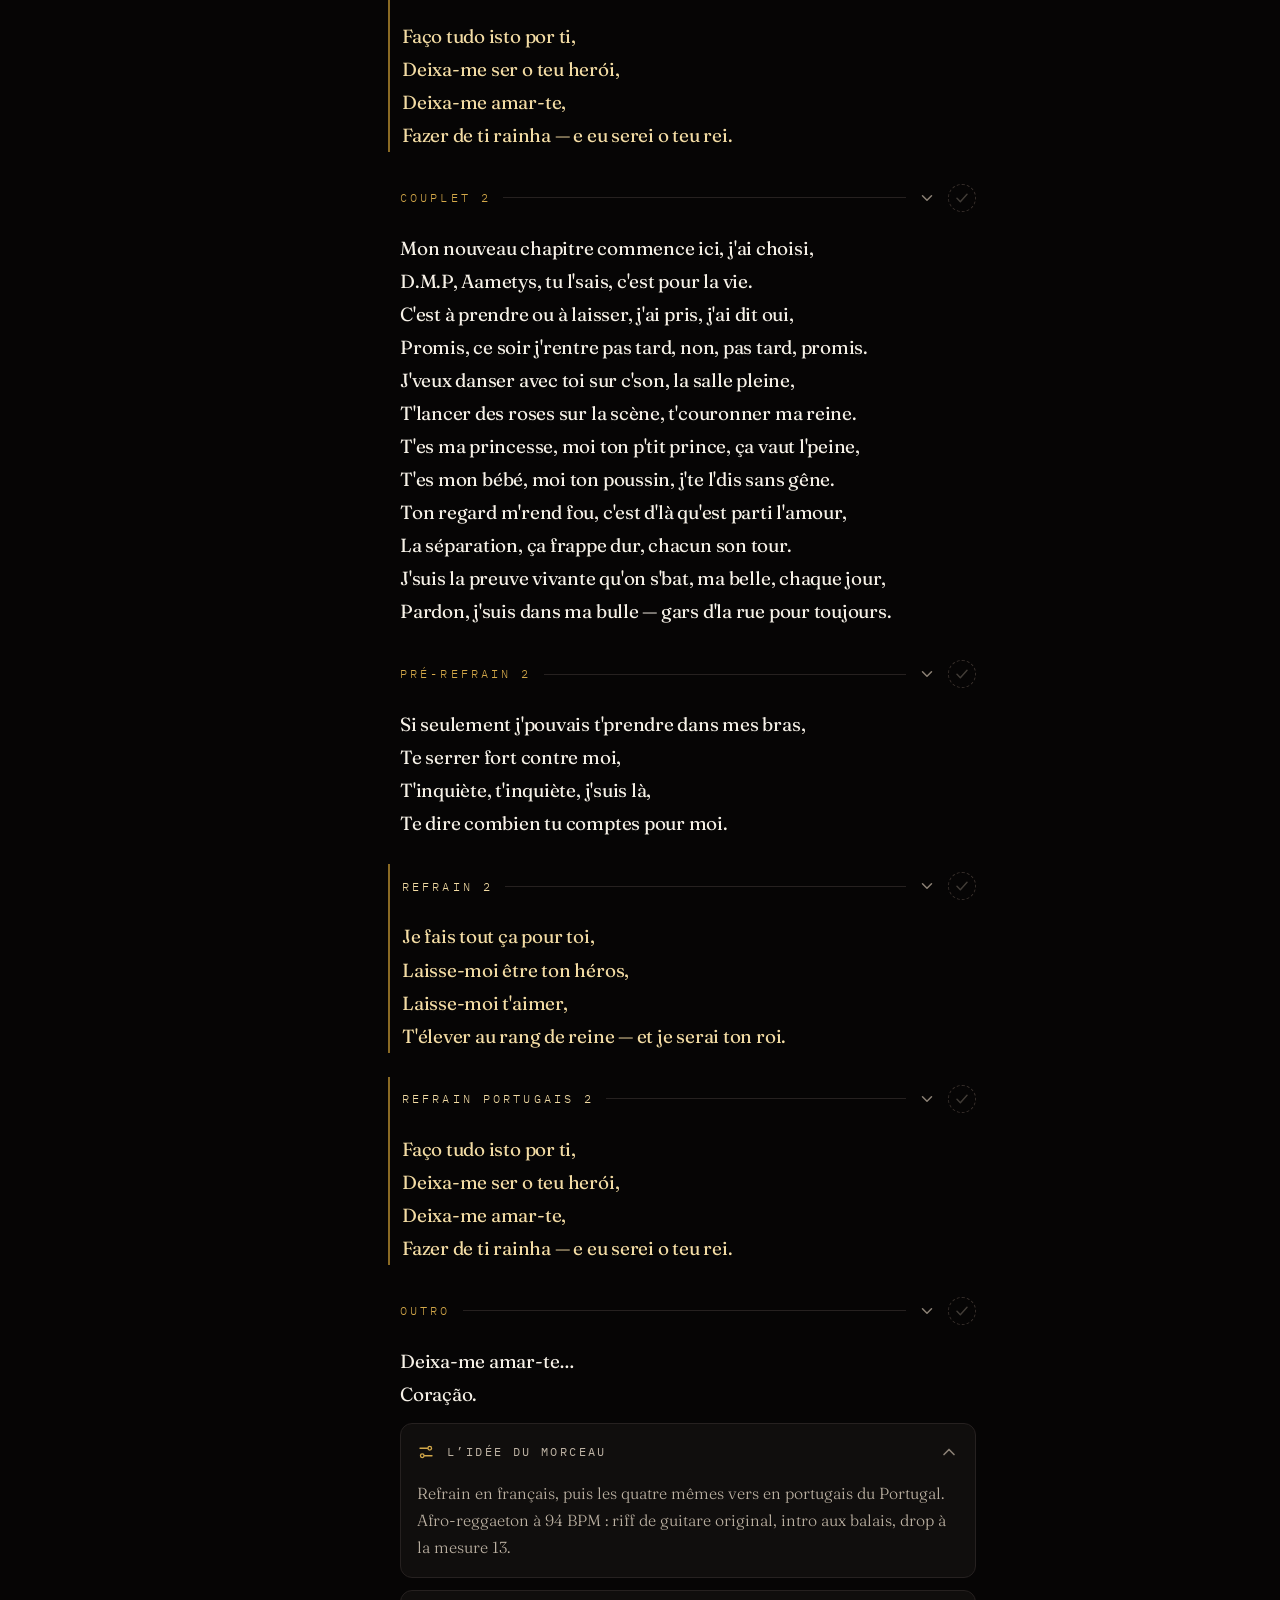
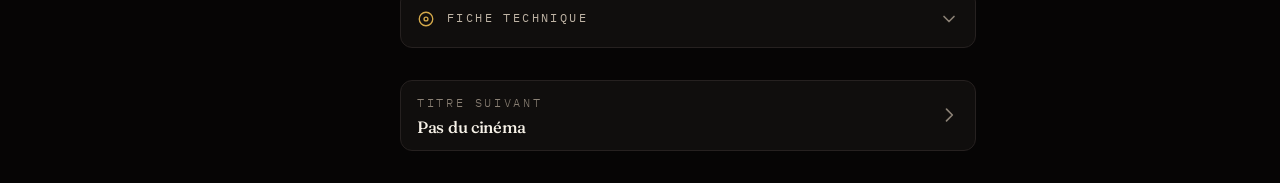
<file: t05.html>
<!doctype html><html lang="fr"><head><meta charset="utf-8">
<title>Résilience</title>
<meta name="robots" content="noindex">
<link rel="canonical" href="index.html#t05">
<meta http-equiv="refresh" content="0; url=index.html#t05">
<script>location.replace('index.html#t05');</script>
</head><body style="background:#060505"></body></html>
</file>
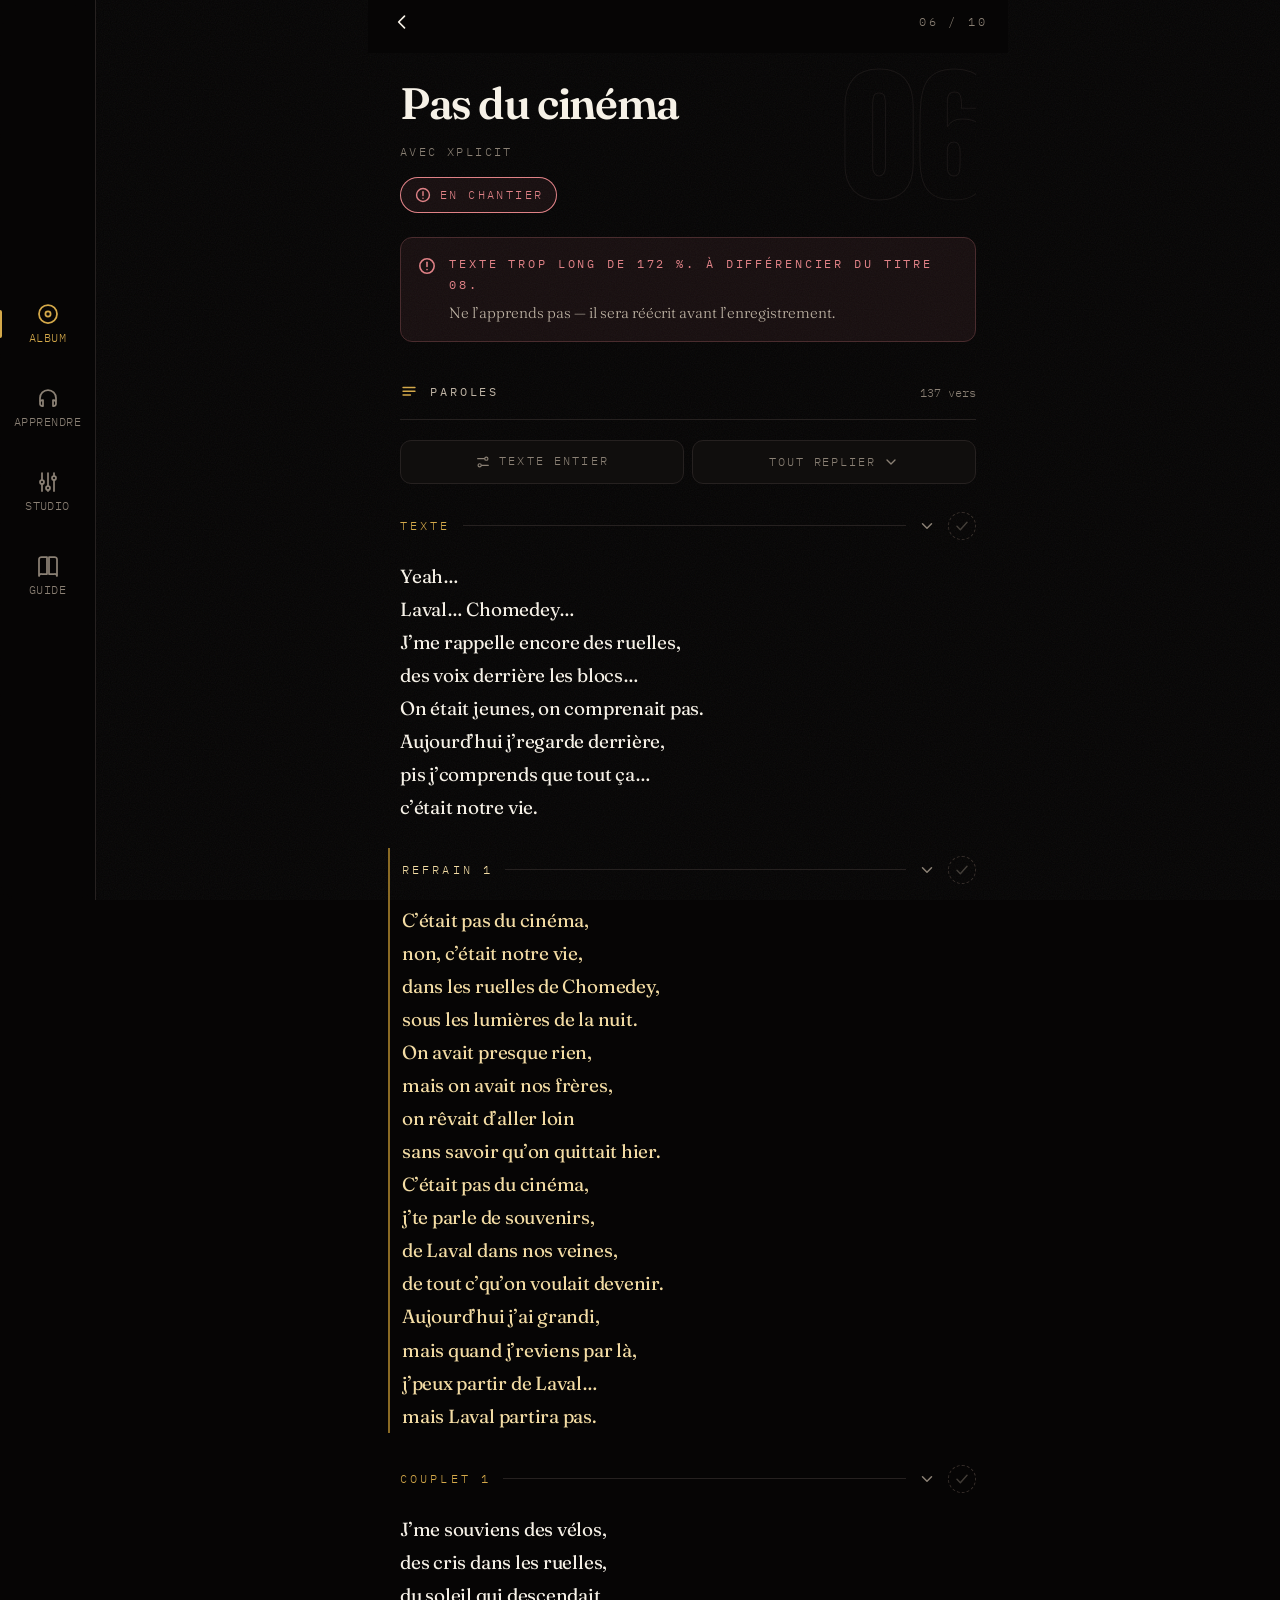
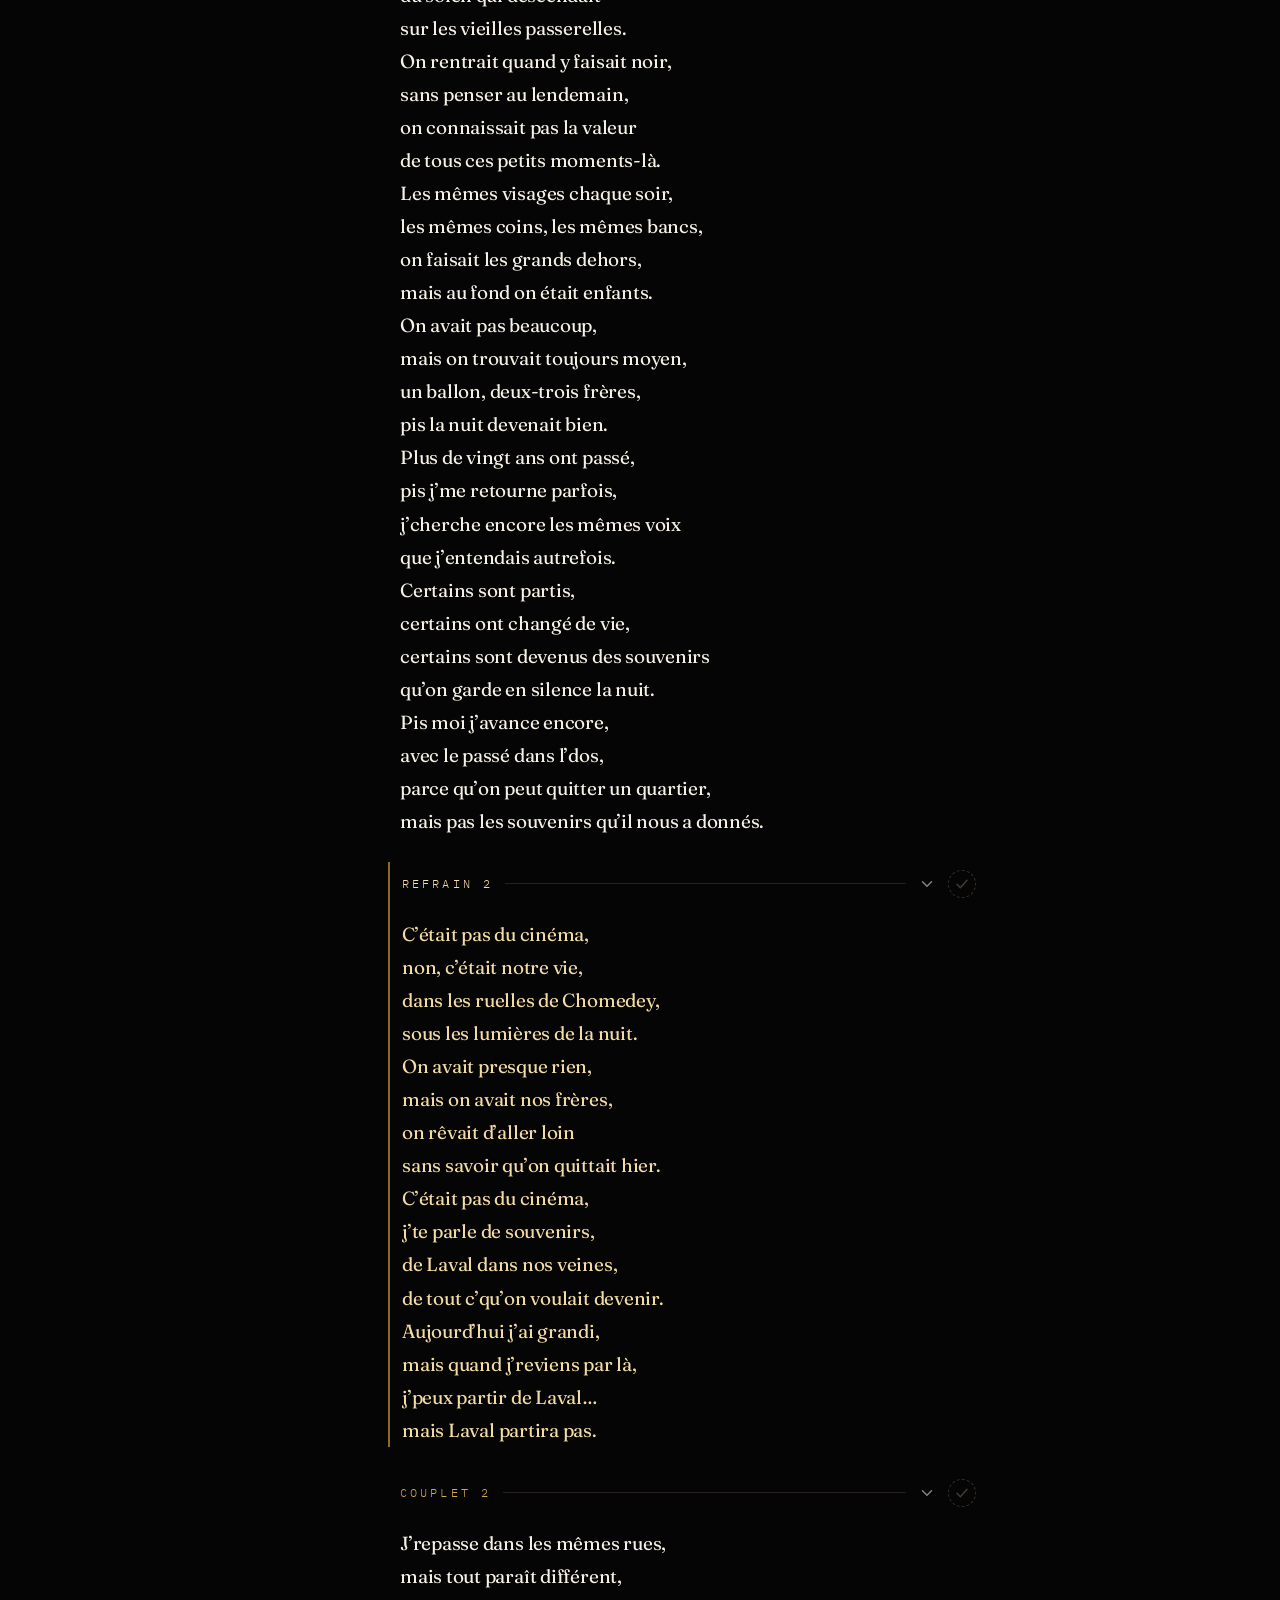
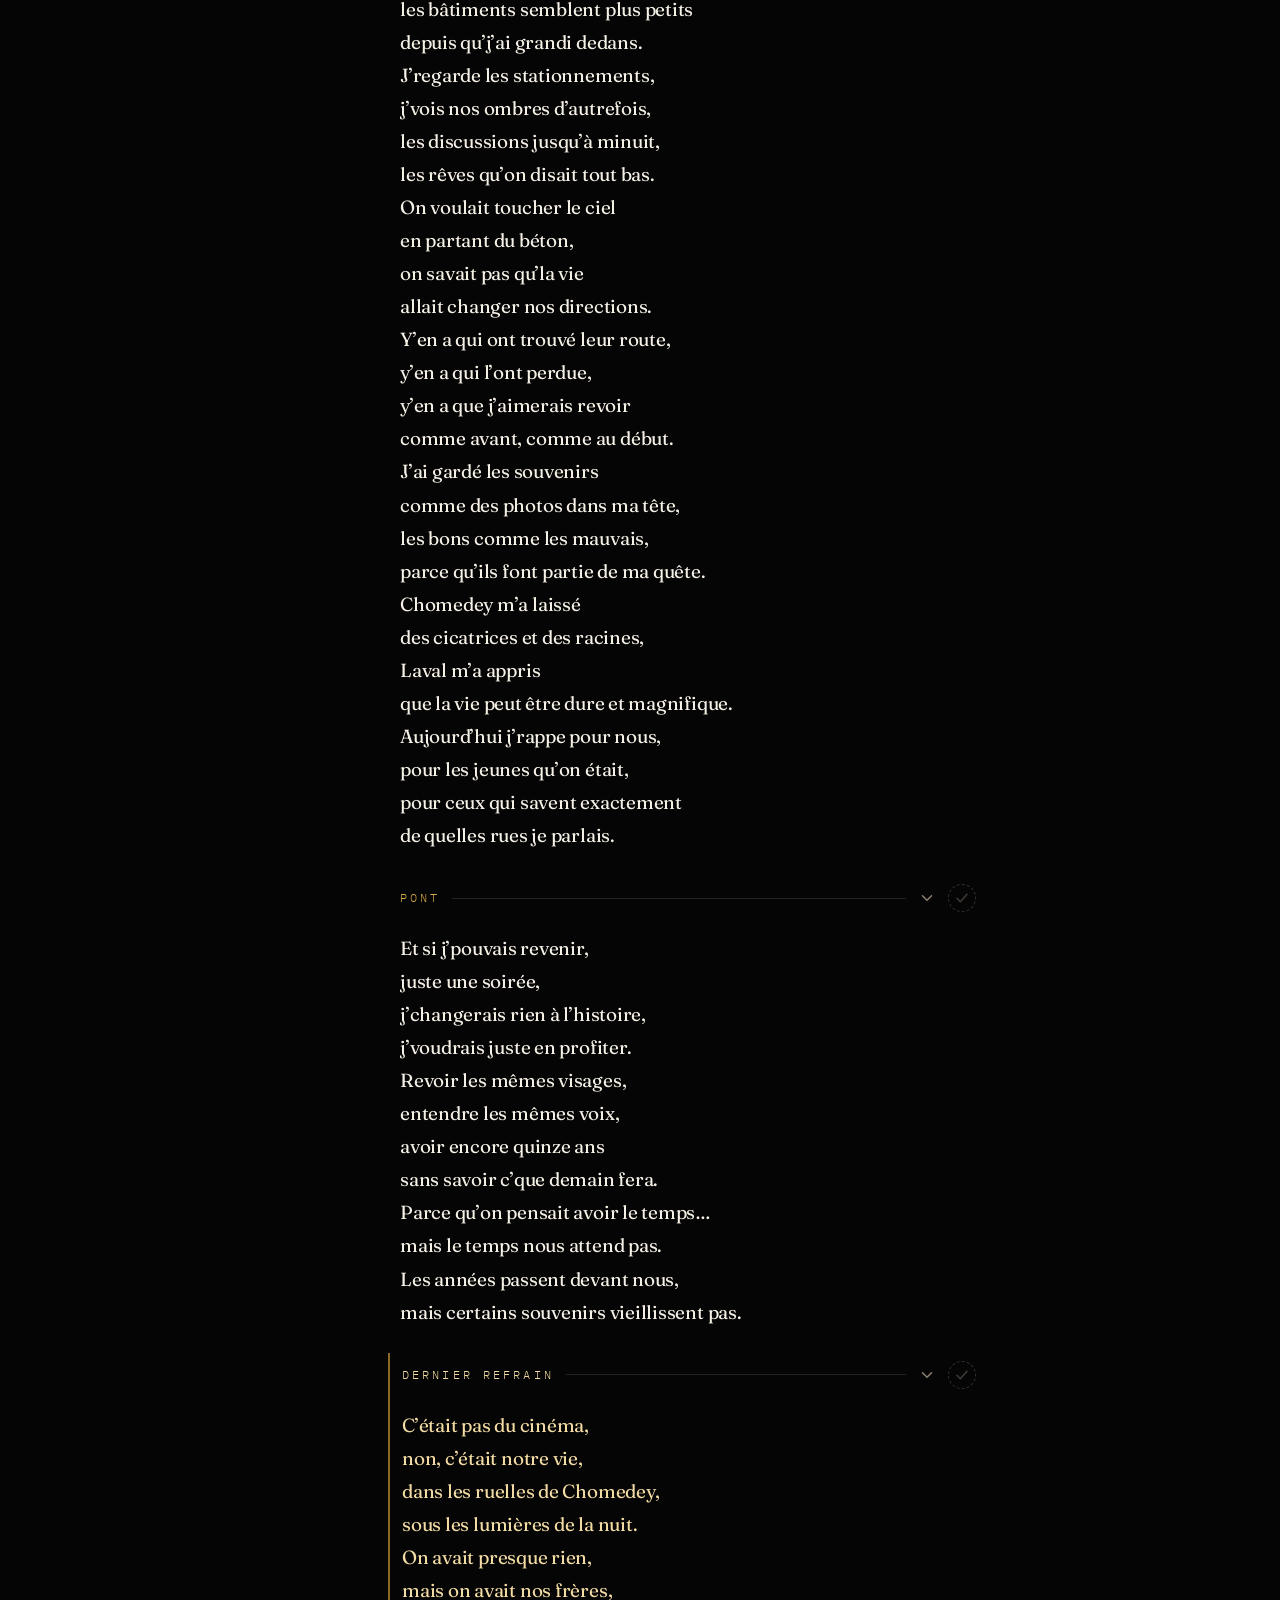
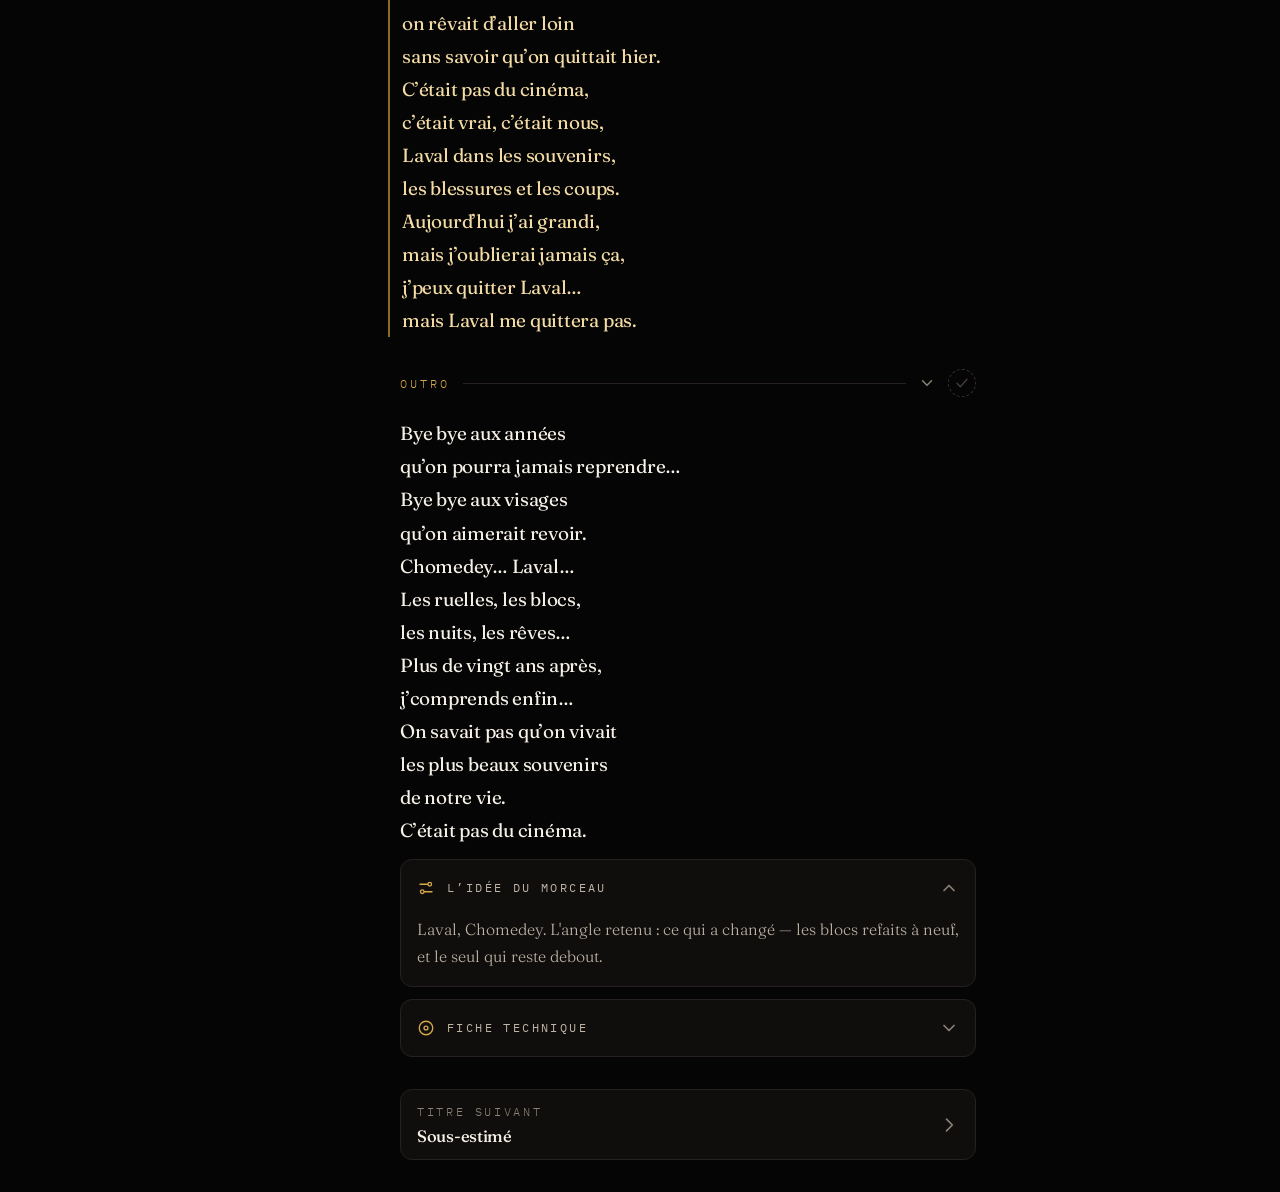
<file: t06.html>
<!doctype html><html lang="fr"><head><meta charset="utf-8">
<title>Résilience</title>
<meta name="robots" content="noindex">
<link rel="canonical" href="index.html#t06">
<meta http-equiv="refresh" content="0; url=index.html#t06">
<script>location.replace('index.html#t06');</script>
</head><body style="background:#060505"></body></html>
</file>
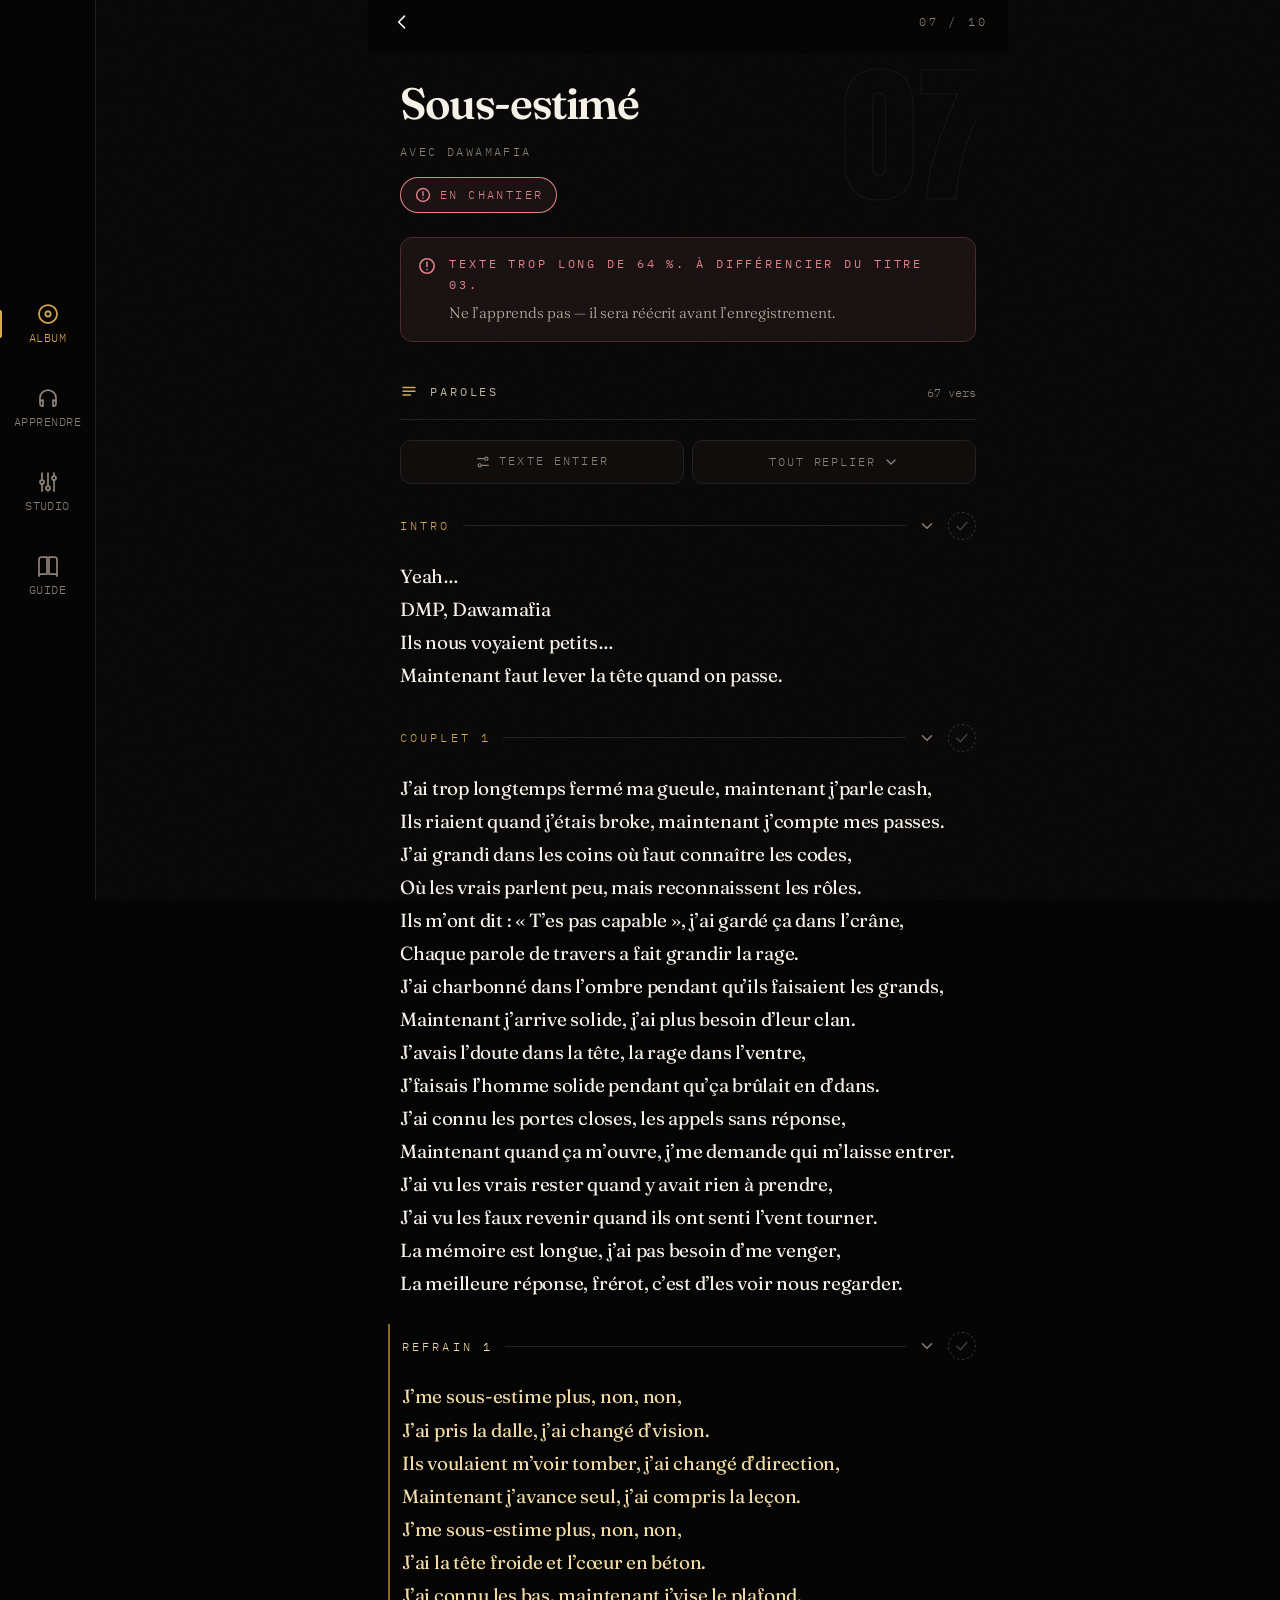
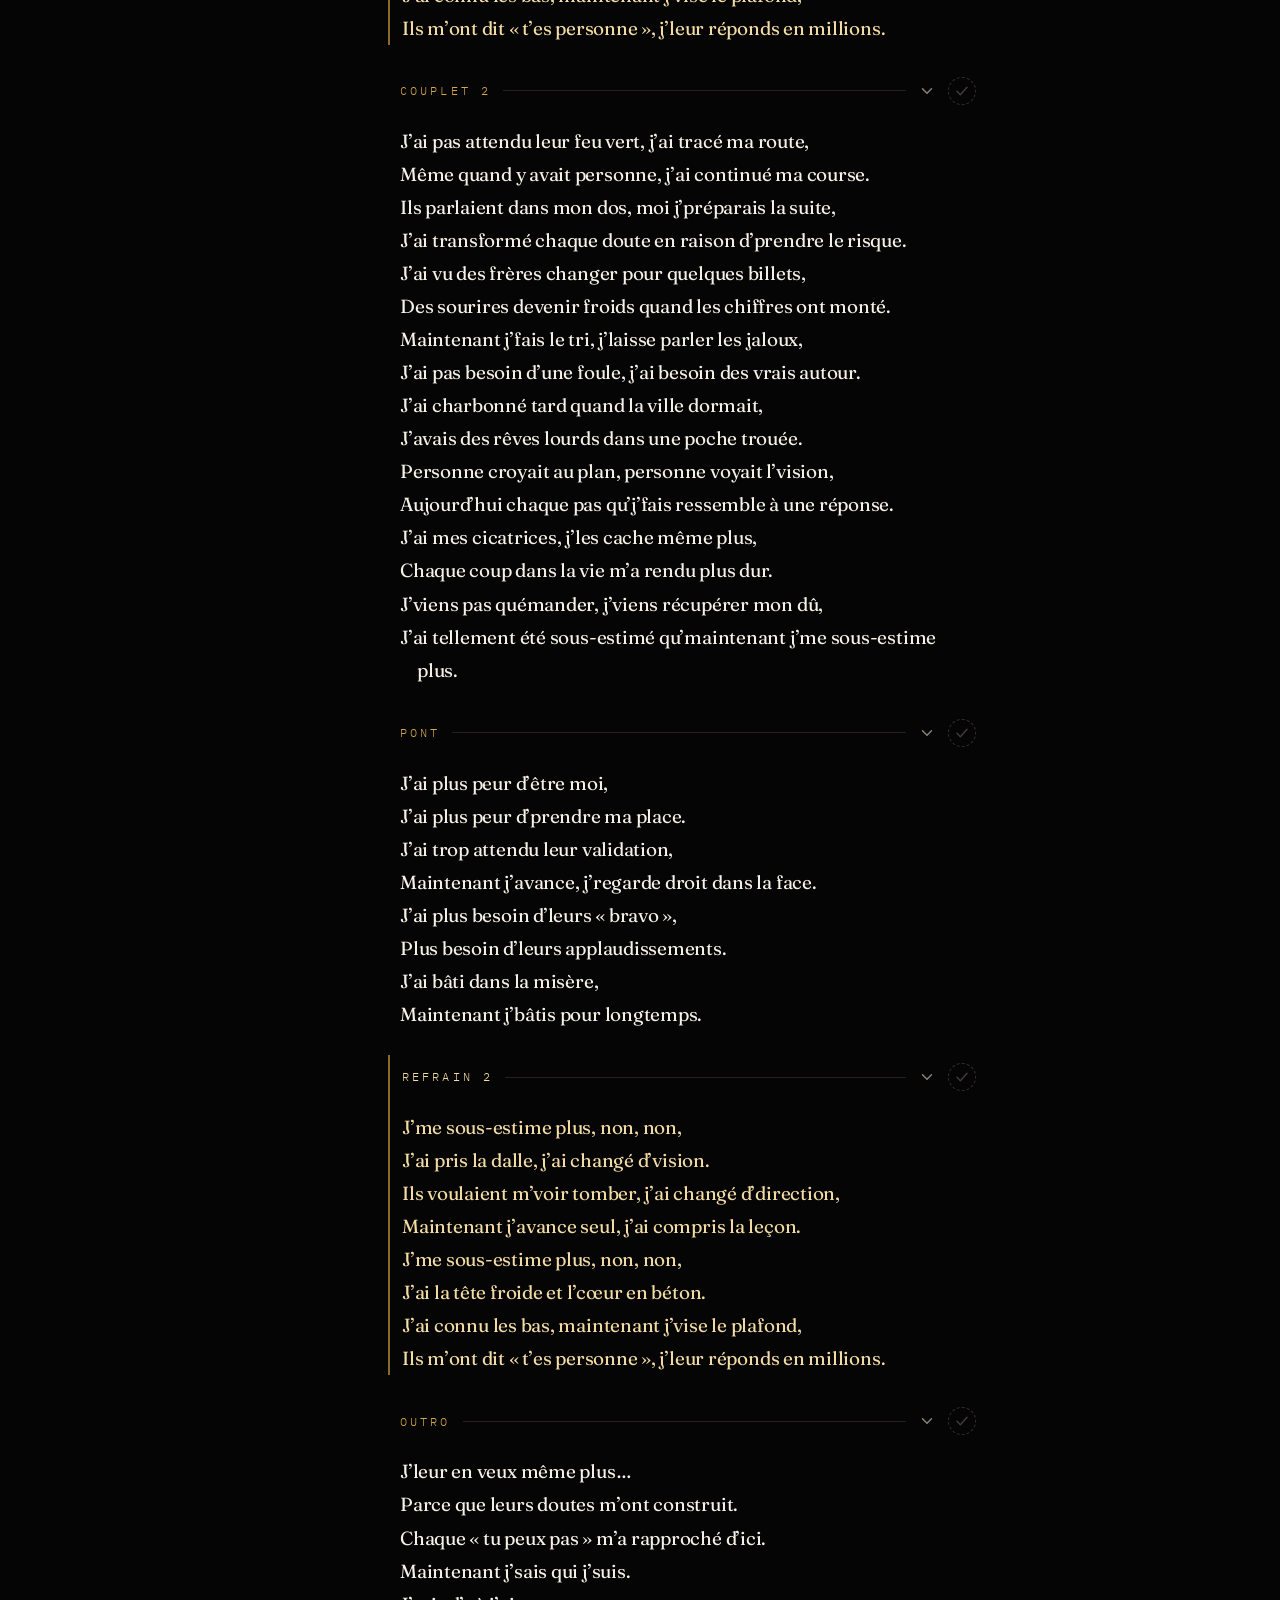
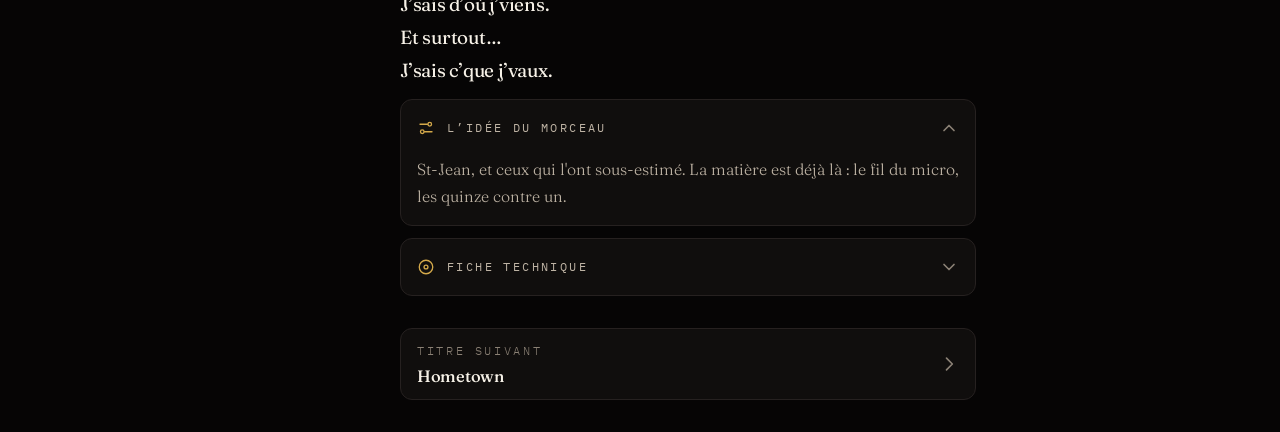
<file: t07.html>
<!doctype html><html lang="fr"><head><meta charset="utf-8">
<title>Résilience</title>
<meta name="robots" content="noindex">
<link rel="canonical" href="index.html#t07">
<meta http-equiv="refresh" content="0; url=index.html#t07">
<script>location.replace('index.html#t07');</script>
</head><body style="background:#060505"></body></html>
</file>
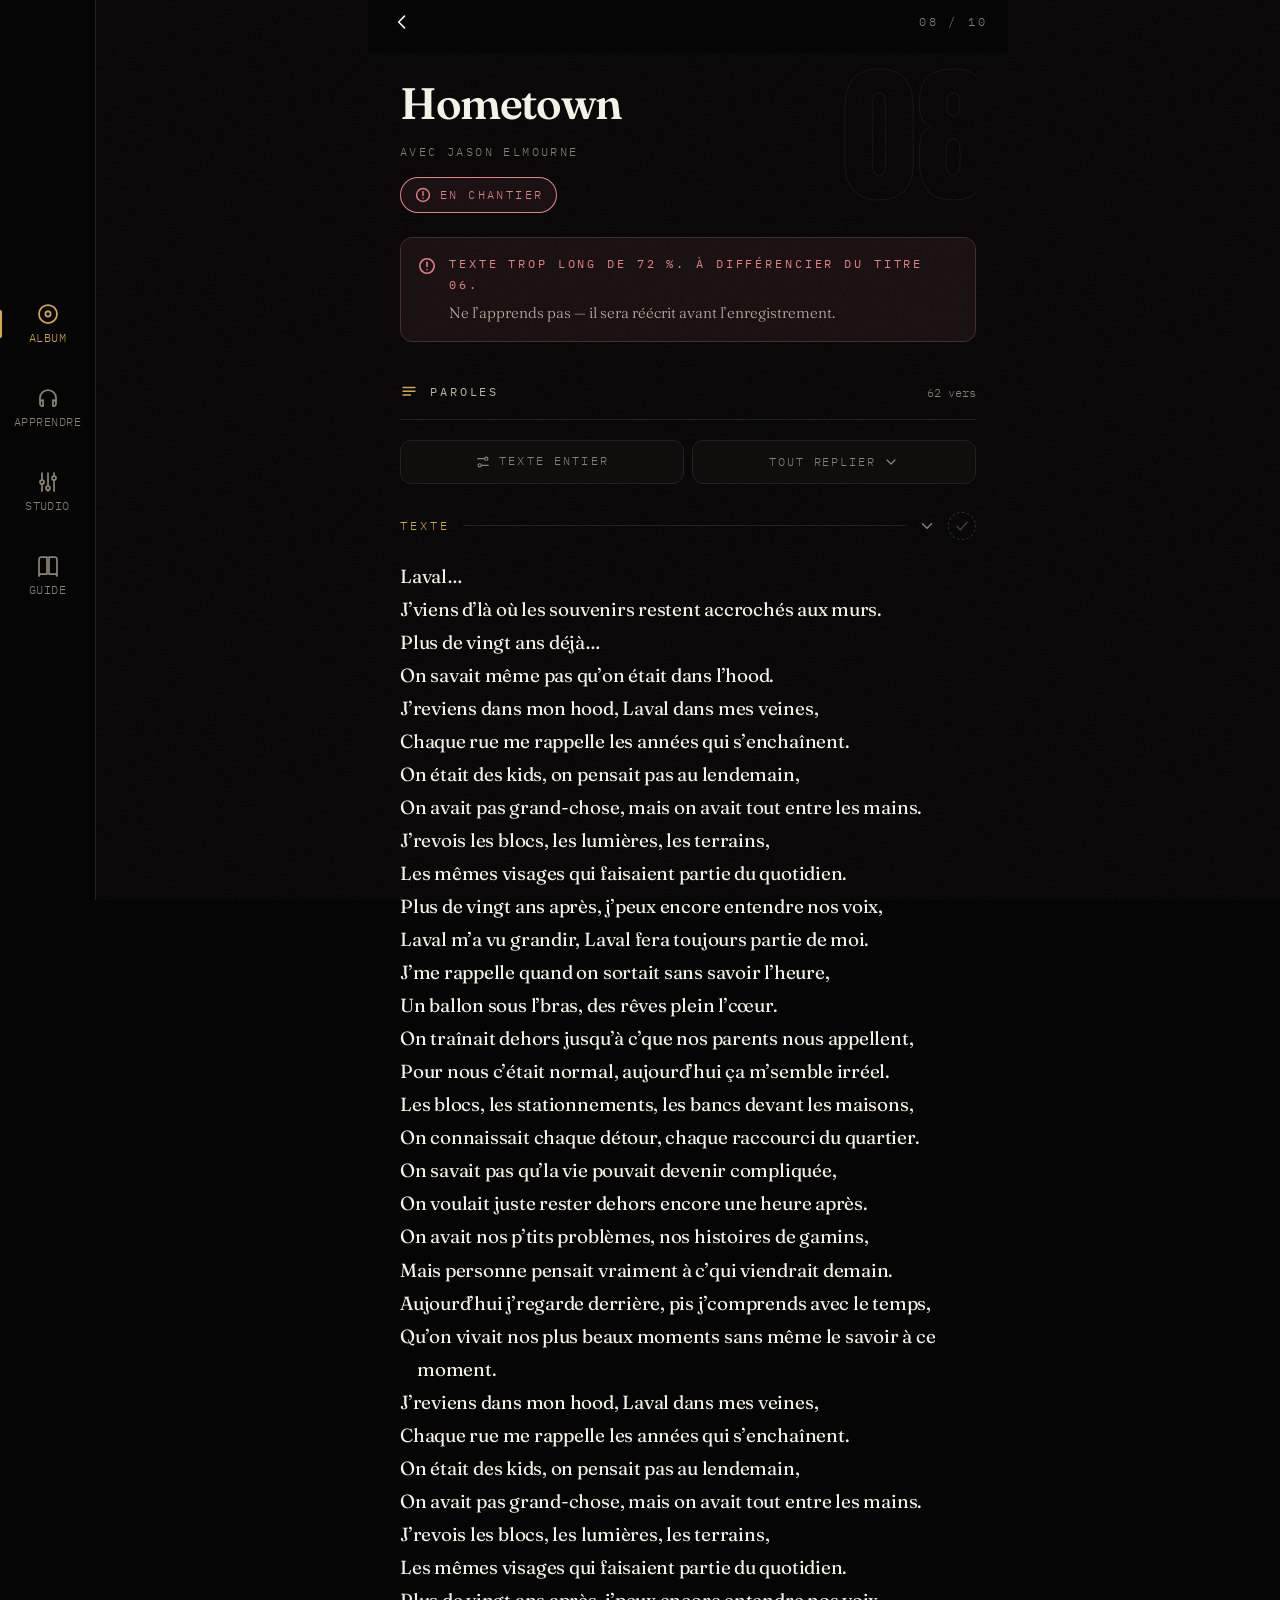
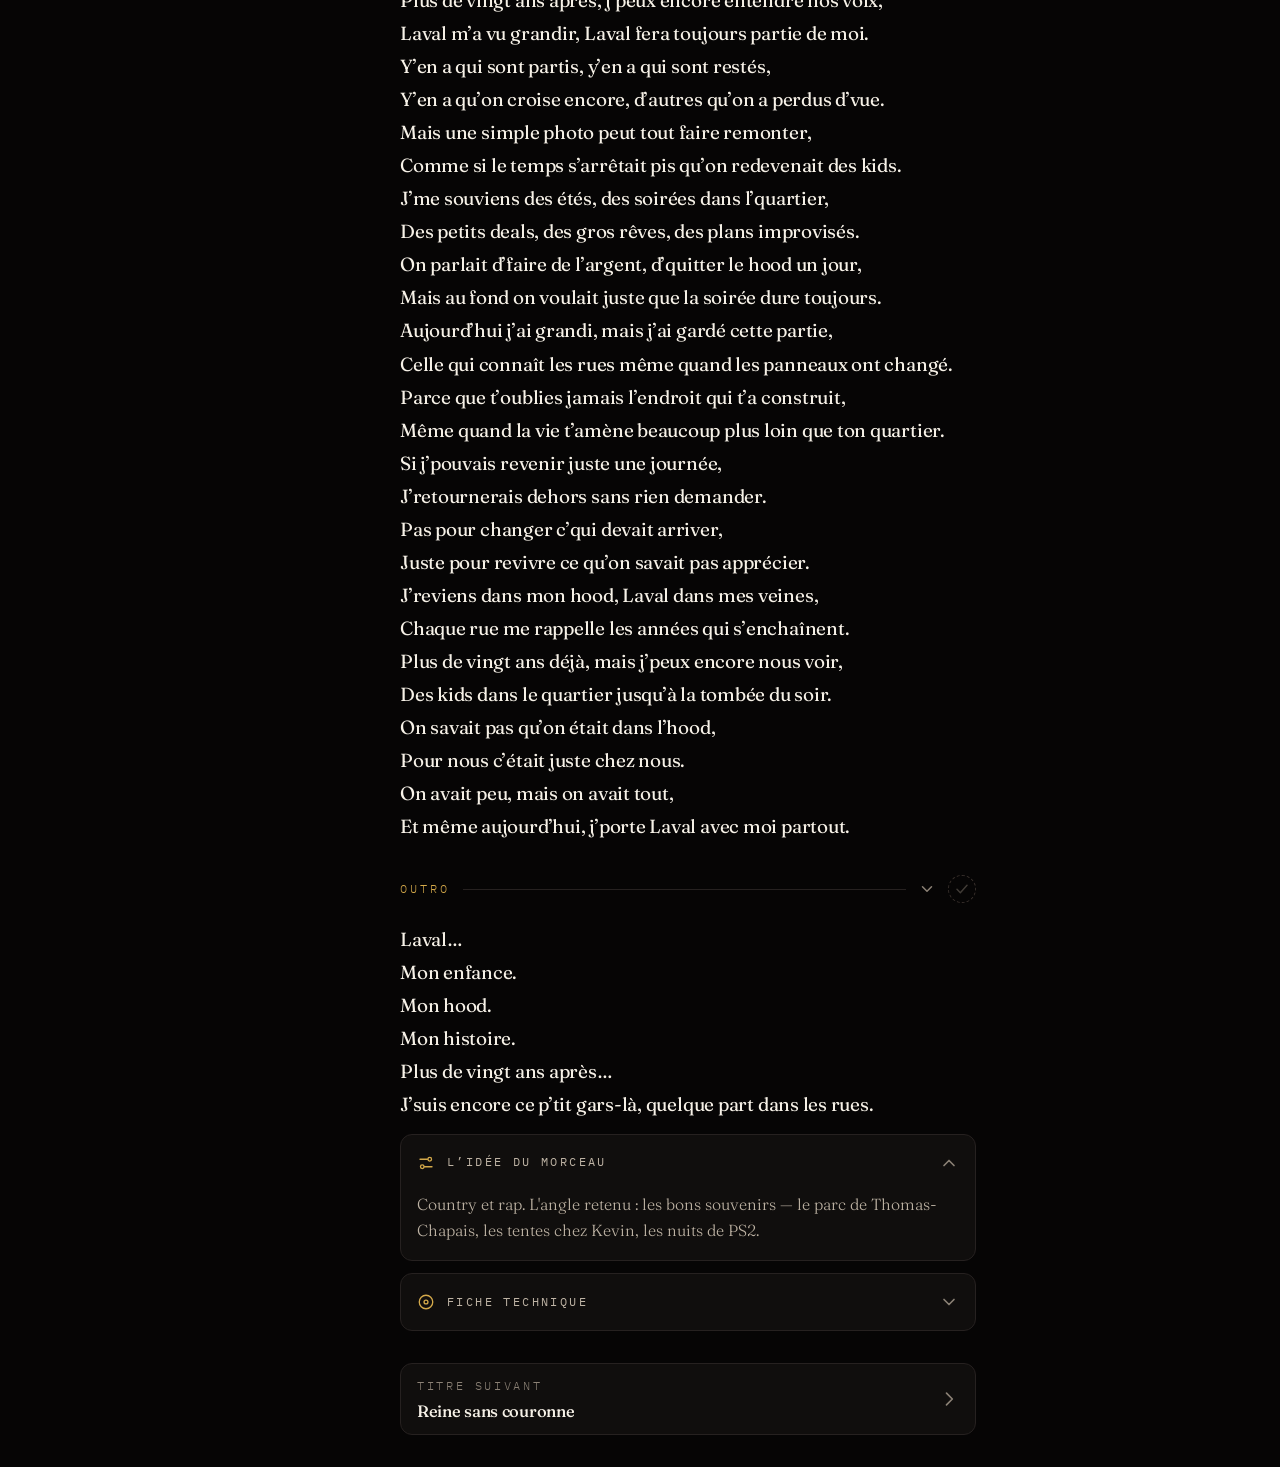
<file: t08.html>
<!doctype html><html lang="fr"><head><meta charset="utf-8">
<title>Résilience</title>
<meta name="robots" content="noindex">
<link rel="canonical" href="index.html#t08">
<meta http-equiv="refresh" content="0; url=index.html#t08">
<script>location.replace('index.html#t08');</script>
</head><body style="background:#060505"></body></html>
</file>
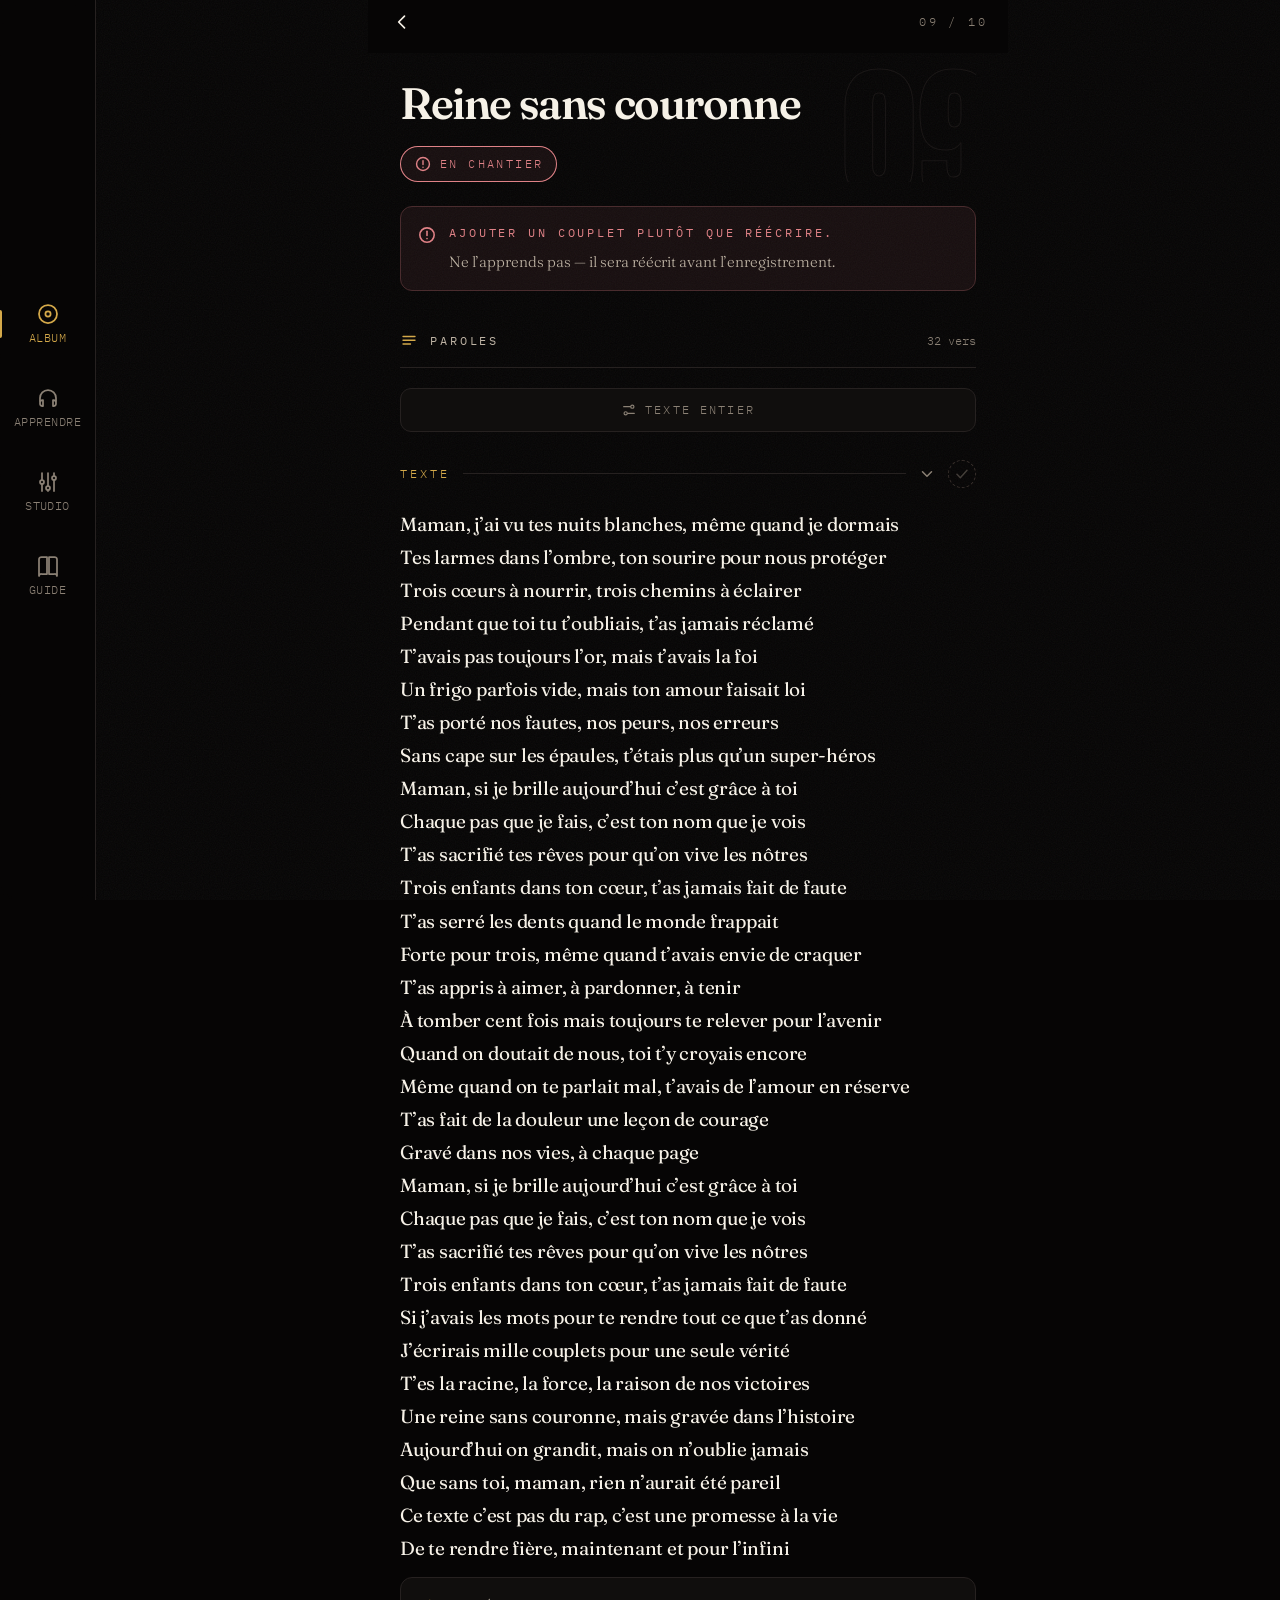
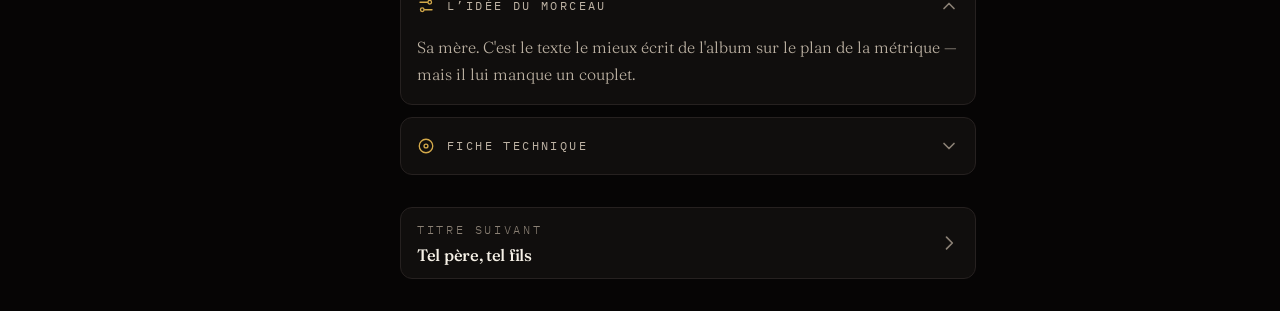
<file: t09.html>
<!doctype html><html lang="fr"><head><meta charset="utf-8">
<title>Résilience</title>
<meta name="robots" content="noindex">
<link rel="canonical" href="index.html#t09">
<meta http-equiv="refresh" content="0; url=index.html#t09">
<script>location.replace('index.html#t09');</script>
</head><body style="background:#060505"></body></html>
</file>
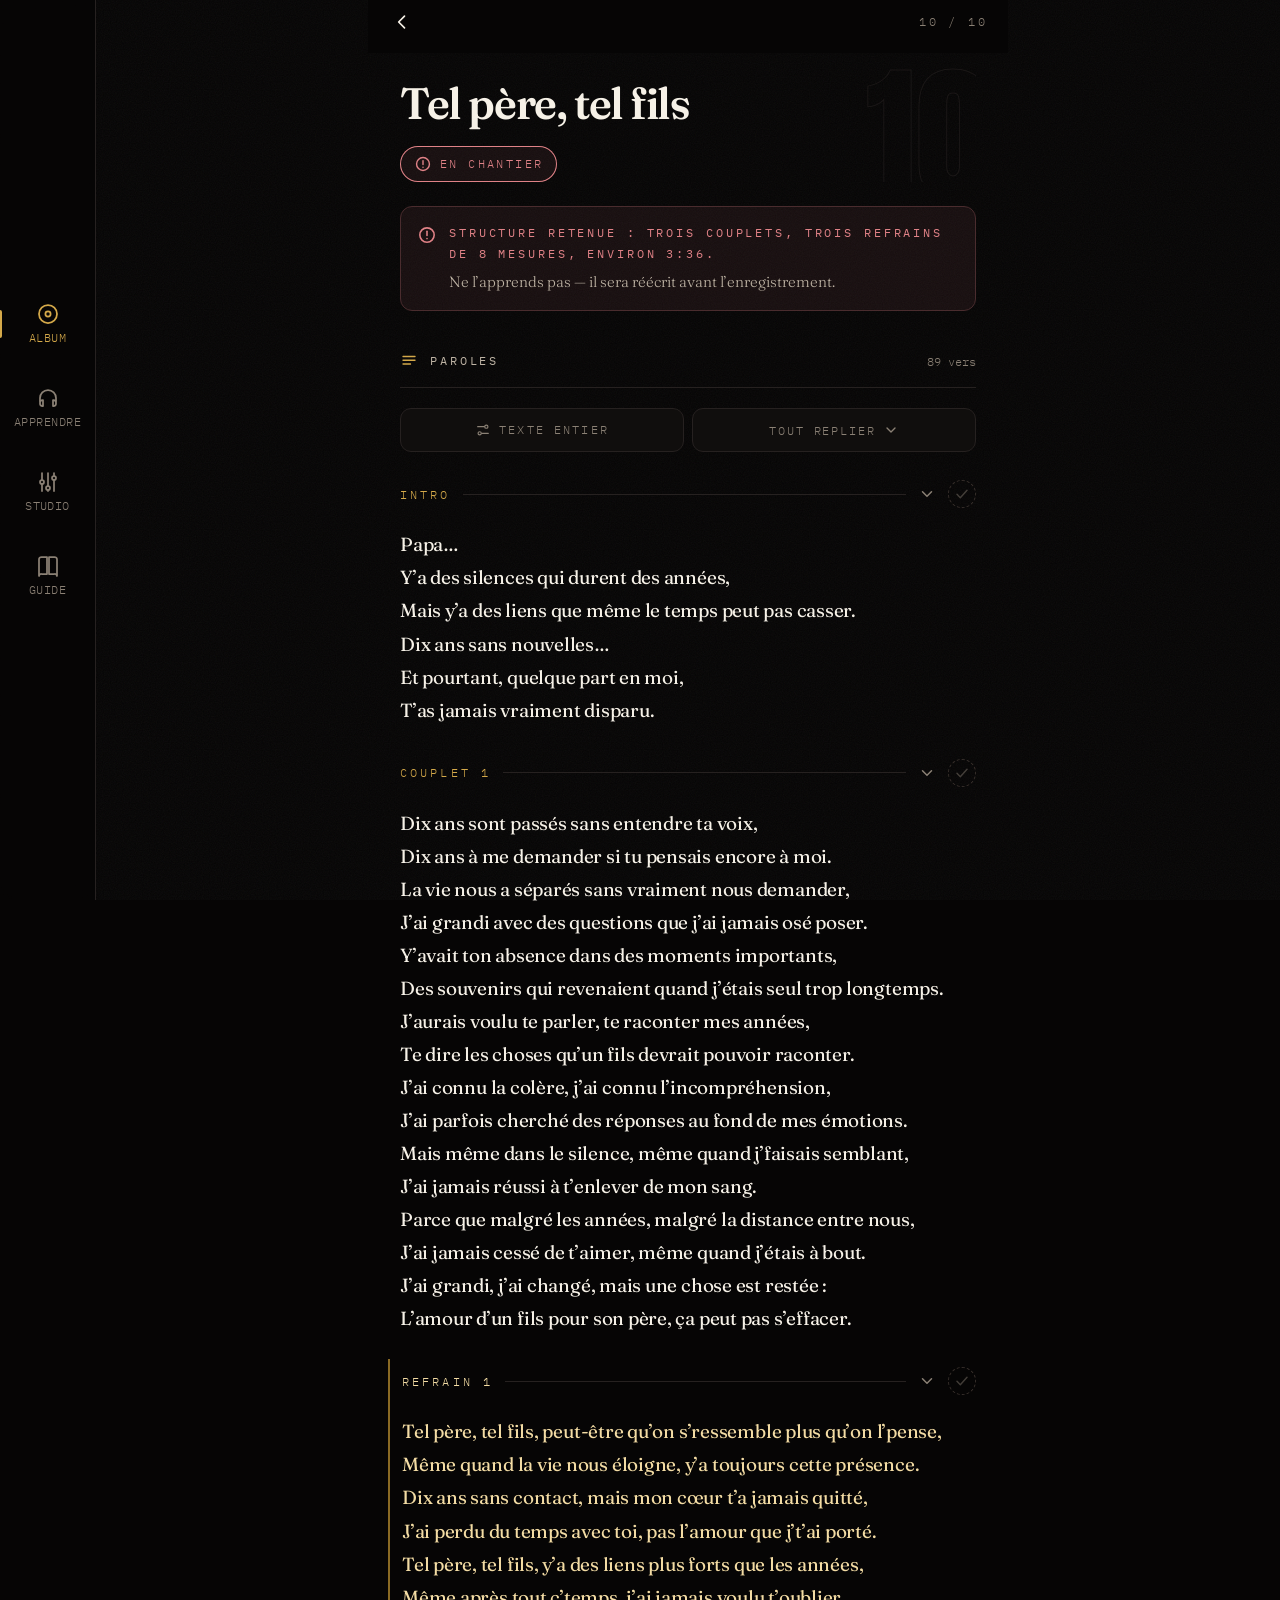
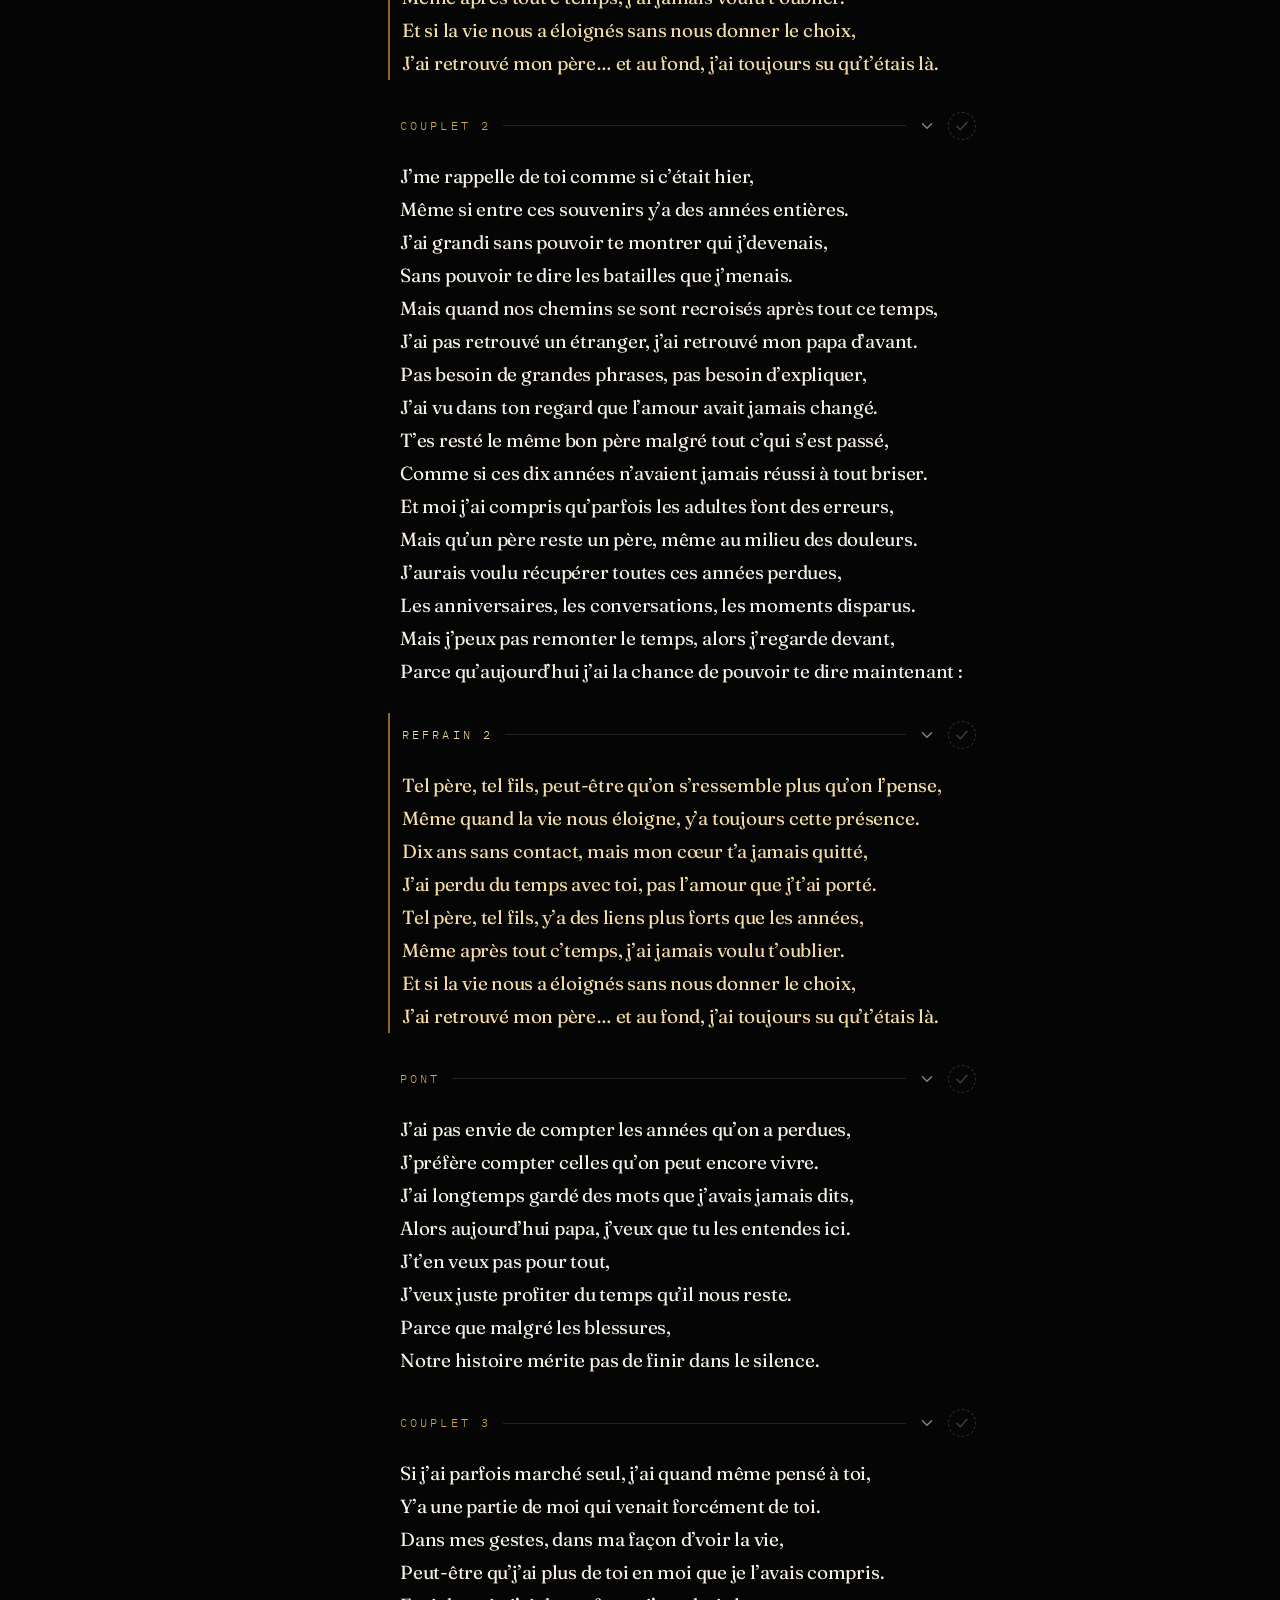
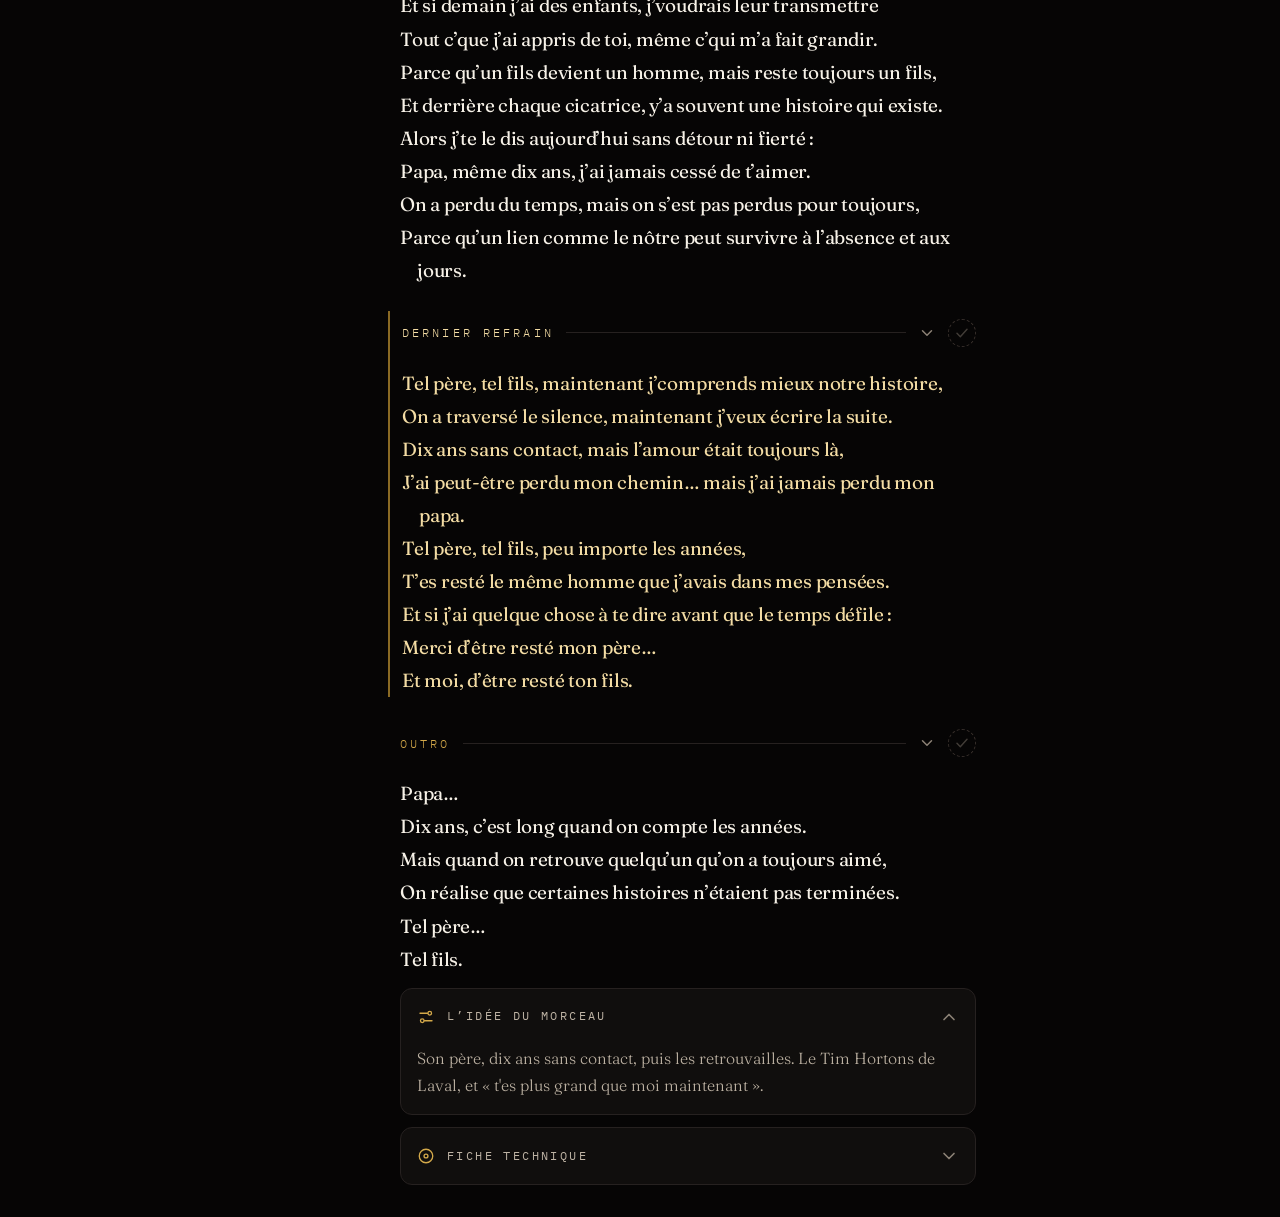
<file: t10.html>
<!doctype html><html lang="fr"><head><meta charset="utf-8">
<title>Résilience</title>
<meta name="robots" content="noindex">
<link rel="canonical" href="index.html#t10">
<meta http-equiv="refresh" content="0; url=index.html#t10">
<script>location.replace('index.html#t10');</script>
</head><body style="background:#060505"></body></html>
</file>
<file: app.css>
/* ═══════════════════════════════════════════════════════════════════════════
   Résilience — D.M.P
   Application mobile. Fond OLED, accent or, typographie Anton / Fraunces / Plex Mono.
   ═══════════════════════════════════════════════════════════════════════════ */

:root{
  /* ── surfaces : echelle d'elevation unique, jamais d'ombre au hasard ── */
  --s0:#060505;          /* sol            */
  --s1:#100E0D;          /* cartes         */
  --s2:#171413;          /* enfonce/actif  */
  --s3:#201B19;          /* feuilles       */
  --ligne:#262120;
  --ligne2:#372F2B;

  /* ── texte ── */
  --tx:#F6F1E7;          /* principal   — 15.8:1 sur --s0 */
  --tx2:#BEB3A4;         /* secondaire  —  9.2:1 */
  --tx3:#8B8175;         /* tertiaire   —  4.9:1 */

  /* ── accent et semantique ── */
  --or:#D4A94A;
  --or-c:#F3DCA4;
  --or-f:#8A6A24;
  --or-v:#D4A94A1A;
  --ok:#7FD3A2;   --ok-v:#7FD3A216;
  --att:#E08287;  --att-v:#E0828714;

  /* ── rythme 4/8 ── */
  --e1:4px; --e2:8px; --e3:12px; --e4:16px; --e5:20px;
  --e6:24px; --e7:32px; --e8:40px; --e9:56px; --e10:72px;

  /* ── mouvement ── */
  --t-vite:160ms; --t-base:220ms; --t-lent:300ms;
  --ent:cubic-bezier(.22,.9,.32,1);        /* entree : ease-out */
  --sor:cubic-bezier(.5,0,.85,.4);         /* sortie : ease-in, plus court */

  /* ── chrome fixe ── */
  --h-ong:58px;
  --h-mini:62px;
  --sat:env(safe-area-inset-top);
  --sab:env(safe-area-inset-bottom);
  --sal:env(safe-area-inset-left);
  --sar:env(safe-area-inset-right);
  --marge:max(20px, var(--sal));
  --marge-d:max(20px, var(--sar));

  --z-contenu:1; --z-tete:20; --z-mini:30; --z-ong:40; --z-scrim:50; --z-feuille:60;
}

*{box-sizing:border-box}
html{
  background:var(--s0);
  -webkit-text-size-adjust:100%;
  overflow-x:clip;
  scroll-behavior:smooth;
}
body{
  margin:0;
  background:var(--s0);
  color:var(--tx);
  font-family:Fraunces,Georgia,serif;
  font-size:17px;
  line-height:1.6;
  font-weight:300;
  -webkit-font-smoothing:antialiased;
  /* clip et non hidden : hidden ferait de body un conteneur de defilement,
     ce qui casse position:sticky pour la barre du haut de la vue piste */
  overflow-x:clip;
  overscroll-behavior-y:none;
  /* on laisse le document defiler : l'appui sur la barre d'etat iOS
     ramene en haut, et l'inertie reste native */
  padding-bottom:calc(var(--h-ong) + var(--sab) + var(--e7));
  transition:padding-bottom var(--t-base) var(--ent);
}
body.a-mini{ padding-bottom:calc(var(--h-ong) + var(--h-mini) + var(--sab) + var(--e7)) }
/* Verrou de defilement : c'est html qui defile, donc overflow:hidden sur body
   ne suffit pas. On fige la position et on reporte le decalage. */
body.fige{ position:fixed; left:0; right:0; width:100%; overflow:hidden }

.anton{font-family:Anton,"Arial Narrow",sans-serif;font-weight:400}
.mono,.mono *{font-family:"IBM Plex Mono",ui-monospace,monospace;font-variant-numeric:tabular-nums}

/* grain : fixe, sous le contenu, jamais capteur d'evenements */
.grain{
  position:fixed;inset:0;z-index:0;pointer-events:none;opacity:.05;
  background-image:url("data:image/svg+xml,%3Csvg xmlns='http://www.w3.org/2000/svg' width='220' height='220'%3E%3Cfilter id='n'%3E%3CfeTurbulence type='fractalNoise' baseFrequency='.85' numOctaves='3'/%3E%3C/filter%3E%3Crect width='220' height='220' filter='url(%23n)'/%3E%3C/svg%3E");
}

/* Icones : une seule famille, tailles jetonnees.
   La taille par defaut est indispensable : un SVG sans largeur ni hauteur
   retombe sur 300x150 px, la taille par defaut des elements remplaces. */
.ic{display:block;flex:none;color:currentColor;width:20px;height:20px}
.ic-16{width:16px;height:16px}
.ic-18{width:18px;height:18px} .ic-20{width:20px;height:20px}
.ic-22{width:22px;height:22px} .ic-24{width:24px;height:24px}
.ic-26{width:26px;height:26px} .ic-30{width:30px;height:30px}

/* focus visible partout — jamais supprime */
:focus-visible{outline:2px solid var(--or);outline-offset:3px;border-radius:6px}

button{font:inherit;color:inherit;background:none;border:0;margin:0;padding:0;
  cursor:pointer;-webkit-tap-highlight-color:transparent;touch-action:manipulation}
a{color:inherit;text-decoration:none;-webkit-tap-highlight-color:transparent}
ol,ul{list-style:none;margin:0;padding:0}

/* ═══════════════════════════ VUES ═══════════════════════════ */
#vues{position:relative;z-index:var(--z-contenu)}
.vue{
  max-width:640px;margin:0 auto;
  padding-left:var(--marge);padding-right:var(--marge-d);
}
.vue[hidden]{display:none}
.vue:not(.vue-piste){ animation:vue-ent var(--t-base) var(--ent) both }
@keyframes vue-ent{ from{opacity:0;transform:translate3d(0,10px,0)} to{opacity:1;transform:none} }

/* ═══════════════════════════ HERO ═══════════════════════════ */
.hero{
  position:relative;text-align:center;
  padding:calc(var(--sat) + var(--e9)) 0 var(--e6);
}
.hero::before{
  content:'';position:absolute;left:50%;top:52%;translate:-50% -50%;
  width:min(100%,520px);aspect-ratio:1;pointer-events:none;
  background:radial-gradient(circle,#6A4C1055 0%,#2A1E0726 42%,transparent 72%);
}
.hero>*{position:relative}
.hero-k{
  margin:0 0 var(--e5);padding-left:.5em;
  font-family:"IBM Plex Mono",monospace;font-size:12px;letter-spacing:.5em;
  text-transform:uppercase;color:var(--or);
}
/* Anton deborde sa boite de ligne : 1.5 mini, sinon le degrade decapite le E accentue.
   La marge negative resserre sans rogner (elle est hors de la boite de fond). */
.hero-t{
  margin:-.22em 0 -.18em;line-height:1.5;padding:0;
  font-size:clamp(52px,17vw,92px);text-transform:uppercase;letter-spacing:-.012em;
  background:linear-gradient(176deg,#FFFDF8 4%,var(--or-c) 30%,var(--or) 58%,#6E5219 100%);
  -webkit-background-clip:text;background-clip:text;color:transparent;
  filter:drop-shadow(0 10px 38px #C8993A2B);
}
.hero-a{
  margin:var(--e5) 0 0;padding-left:.44em;
  font-family:"IBM Plex Mono",monospace;font-size:12px;letter-spacing:.44em;
  text-transform:uppercase;color:var(--tx2);
}

/* ═══════════════════════ ANNEAU DE PROGRESSION ═══════════════════════ */
.prog{text-align:center;padding:var(--e6) 0 var(--e8)}
.anneau{position:relative;width:148px;height:148px;margin:0 auto}
.anneau svg{width:100%;height:100%;transform:rotate(-90deg);overflow:visible}
.an-f{fill:none;stroke:var(--ligne2);stroke-width:5}
.an-t{
  fill:none;stroke:var(--or);stroke-width:5;stroke-linecap:round;
  stroke-dasharray:326.73;stroke-dashoffset:326.73;
  filter:drop-shadow(0 0 7px #D4A94A66);
  transition:stroke-dashoffset 900ms var(--ent);
}
.an-c{
  position:absolute;inset:0;display:flex;flex-direction:column;
  align-items:center;justify-content:center;gap:2px;
}
.an-c b{
  font-size:56px;line-height:1.5;margin:-.24em 0 -.2em;
  background:linear-gradient(168deg,#FFFDF8,var(--or) 74%,#7A5B1C);
  -webkit-background-clip:text;background-clip:text;color:transparent;
}
.an-c i{
  font-style:normal;font-family:"IBM Plex Mono",monospace;
  font-size:12px;letter-spacing:.26em;text-transform:uppercase;color:var(--tx3);
}
.prog-h{
  margin:var(--e5) 0 var(--e2);font-size:20px;font-weight:600;
  letter-spacing:-.02em;line-height:1.35;color:var(--tx);
}
.prog-p{margin:0;font-size:15px;color:var(--tx3);line-height:1.55}

/* ═══════════════════════ EN-TETE DE VUE ═══════════════════════ */
.vh{padding:calc(var(--sat) + var(--e9)) 0 var(--e6)}
.vh-k{
  margin:0 0 var(--e3);padding-left:.34em;
  font-family:"IBM Plex Mono",monospace;font-size:12px;letter-spacing:.34em;
  text-transform:uppercase;color:var(--or);
}
.vh-t{
  margin:0;font-size:clamp(32px,9vw,42px);font-weight:600;
  letter-spacing:-.032em;line-height:1.2;color:var(--tx);
}
.vh-p{margin:var(--e3) 0 0;font-size:15.5px;color:var(--tx3);line-height:1.6;max-width:46ch}

/* ═══════════════════════ TITRE DE SECTION ═══════════════════════ */
.lst-t{display:flex;align-items:center;gap:var(--e4);margin:0 0 var(--e1)}
.lst-t span{
  font-family:"IBM Plex Mono",monospace;font-size:12px;letter-spacing:.34em;
  text-transform:uppercase;color:var(--tx3);white-space:nowrap;
}
.lst-t i{flex:1;height:1px;background:var(--ligne)}

/* ═══════════════════════ LISTE DES TITRES ═══════════════════════ */
.lst li{border-bottom:1px solid var(--ligne)}
.lst li:last-child{border-bottom:0}
.pl{
  display:flex;align-items:center;gap:var(--e4);
  min-height:72px;padding:var(--e3) var(--e1);
  transition:background var(--t-vite) linear;
}
.pl:active{background:var(--s1)}
.pl-n{
  font-family:Anton,sans-serif;font-size:21px;line-height:1.5;min-width:32px;
  color:transparent;-webkit-text-stroke:1px var(--ligne2);
}
.pl.pret .pl-n{-webkit-text-stroke:1px var(--or)}
.pl-c{flex:1;min-width:0}
.pl-c b{
  display:block;font-weight:400;font-size:17.5px;letter-spacing:-.018em;
  line-height:1.32;color:var(--tx);
}
.pl-c s{
  display:block;text-decoration:none;margin-top:5px;
  font-family:"IBM Plex Mono",monospace;font-size:12px;letter-spacing:.02em;
  color:var(--tx3);line-height:1.5;
  /* la note d'etat est une information de suivi : affichee en entier, jamais coupee */
}
.pl-e{display:flex;align-items:center;gap:var(--e3);flex:none}
.pastille{
  width:8px;height:8px;border-radius:50%;flex:none;
  background:var(--att);box-shadow:0 0 0 4px var(--att-v);
}
.pl.pret .pastille{background:var(--ok);box-shadow:0 0 0 4px var(--ok-v),0 0 12px -1px var(--ok)}
/* jauge d'avancement : Texte · Instru · Maquette · Studio */
.jauge{display:inline-flex;gap:2px;flex:none}
.jauge i{width:6px;height:4px;border-radius:2px;background:var(--ligne2)}
.jauge i.ok{background:var(--ok)}
.jauge i.st{background:var(--or)}
.lst-leg{
  display:flex;align-items:center;gap:var(--e2);margin:0 0 var(--e2);
  font-family:"IBM Plex Mono",monospace;font-size:12px;letter-spacing:.04em;color:var(--tx3);
}
.pl-fl{color:var(--ligne2)}

/* ═══════════════════════ CARTE D'ECOUTE ═══════════════════════ */
.ec{
  display:flex;align-items:center;gap:var(--e4);width:100%;text-align:left;
  padding:var(--e4);margin:0 0 var(--e3);border-radius:14px;
  background:linear-gradient(142deg,#241A08 0%,var(--s1) 64%);
  border:1px solid var(--or-f);
  box-shadow:0 14px 38px -26px var(--or);
  transition:transform var(--t-vite) var(--ent), background var(--t-vite) linear;
}
.ec:active{transform:scale(.985);background:linear-gradient(142deg,#2E2210 0%,var(--s2) 64%)}
.ec-b{
  width:52px;height:52px;border-radius:50%;flex:none;display:grid;place-items:center;
  background:var(--or);color:#1A1206;box-shadow:0 6px 18px -8px var(--or);
}
.ec-c{flex:1;min-width:0}
.ec-c b{display:block;font-size:19px;font-weight:600;letter-spacing:-.022em;line-height:1.3;
  white-space:nowrap;overflow:hidden;text-overflow:ellipsis}
.ec-c s{
  display:block;text-decoration:none;margin-top:5px;
  font-family:"IBM Plex Mono",monospace;font-size:12px;letter-spacing:.16em;
  text-transform:uppercase;color:var(--or-c);line-height:1.6;
}
.ec-d{display:none}   /* la duree est passee dans .ec-c s */

/* Apprendre montre les dix textes, pas seulement les deux avec maquette */
.grp{margin:0 0 var(--e7)}
.grp:last-child{margin-bottom:0}
.grp-t{display:flex;align-items:baseline;gap:var(--e3);margin:0 0 var(--e4)}
.grp-t span{
  font-family:"IBM Plex Mono",monospace;font-size:12px;letter-spacing:.28em;
  text-transform:uppercase;color:var(--tx3);white-space:nowrap;
}
.grp-t i{flex:1;height:1px;background:var(--ligne)}
.grp-p{margin:calc(var(--e4) * -1) 0 var(--e4);font-size:14.5px;color:var(--tx3);
  line-height:1.6;font-style:italic}

/* titres sans maquette : sobres, sans bouton de lecture */
.tx{display:flex;align-items:center;gap:var(--e4);width:100%;text-align:left;
  min-height:64px;padding:var(--e3) var(--e1);
  border-bottom:1px solid var(--ligne);transition:background var(--t-vite) linear}
.tx:last-child{border-bottom:0}
.tx:active{background:var(--s1)}
.tx-n{font-family:Anton,sans-serif;font-size:19px;line-height:1.5;min-width:30px;
  color:transparent;-webkit-text-stroke:1px var(--ligne2)}
.tx-c{flex:1;min-width:0}
.tx-c b{display:block;font-weight:400;font-size:16.5px;letter-spacing:-.016em;
  line-height:1.32;color:var(--tx2);
  white-space:nowrap;overflow:hidden;text-overflow:ellipsis}
.tx-c s{display:block;text-decoration:none;margin-top:4px;
  font-family:"IBM Plex Mono",monospace;font-size:12px;letter-spacing:.02em;
  color:var(--tx3);line-height:1.5;
  white-space:nowrap;overflow:hidden;text-overflow:ellipsis}
.tx svg{color:var(--ligne2)}
/* ligne d'ecoute compacte (Apprendre) : petit bouton rond au lieu d'une grosse carte */
.tx-b{width:36px;height:36px;border-radius:50%;flex:none;display:grid;place-items:center;
  background:var(--s2);border:1px solid var(--or-f);color:var(--or)}
.tx-jouer .tx-c b{color:var(--tx)}
.tx .tx-b svg{color:var(--or)}
.tx-jouer:active .tx-b{transform:scale(.92)}

.vide{
  padding:var(--e8) var(--e5);text-align:center;border-radius:16px;
  background:var(--s1);border:1px dashed var(--ligne2);
}
.vide>svg{margin:0 auto var(--e4);color:var(--or);opacity:.8}
.vide-t{margin:0 0 var(--e2)!important;font-size:18.5px;font-weight:600;
  color:var(--tx)!important;letter-spacing:-.02em;line-height:1.35}
.vide p{margin:0;color:var(--tx3);font-size:15.5px;line-height:1.62;max-width:38ch;
  margin-left:auto;margin-right:auto}
.vide-a{
  display:inline-flex;align-items:center;gap:var(--e2);min-height:48px;
  margin-top:var(--e6);padding:0 var(--e5);border-radius:99px;
  background:var(--or-v);color:var(--or-c);box-shadow:inset 0 0 0 1px var(--or-f);
  font-size:15.5px;transition:background var(--t-vite) linear;
}
.vide-a:active{background:#D4A94A2E}

/* quatre onglets : les libelles doivent tenir des 320 px */
.ong span{max-width:100%;overflow:hidden;text-overflow:ellipsis;white-space:nowrap}

/* ═══════════════════════ TETE DE PISTE (collante) ═══════════════════════ */
.tete{
  position:sticky;top:0;z-index:var(--z-tete);
  display:flex;align-items:center;gap:var(--e2);
  min-height:calc(52px + var(--sat));padding-bottom:var(--e2);
  margin-left:calc(var(--marge) * -1);margin-right:calc(var(--marge-d) * -1);
  padding-top:var(--sat);
  padding-left:max(var(--e3), var(--sal));padding-right:max(var(--e4), var(--sar));
  /* fond PLEIN : au-dessus d'une colonne de texte qui defile, un fond
     translucide laisse voir les vers passer dessous */
  background:var(--s0);
  border-bottom:1px solid transparent;
  transition:border-color var(--t-base) linear;
}
.tete.decolle{border-bottom-color:var(--ligne)}
/* .tete>* {flex:none} etait plus specifique que .tete-mid{flex:1} et empechait
   la zone centrale de s'etendre. On cible les cotes, pas tous les enfants. */
.tete-b,.tete-n{flex:none}
.tete-b{
  width:44px;height:44px;border-radius:11px;display:grid;place-items:center;
  color:var(--tx);transition:background var(--t-vite) linear;
}
.tete-b:active{background:var(--s2)}
.tete-mid{position:relative;flex:1;min-width:0;display:block;height:44px}
.tete-t{
  position:absolute;inset:0;display:flex;align-items:center;
  font-size:16px;font-weight:600;letter-spacing:-.02em;
  white-space:nowrap;overflow:hidden;text-overflow:ellipsis;
  opacity:0;transform:translateY(6px);pointer-events:none;
  transition:opacity var(--t-base) var(--ent),transform var(--t-base) var(--ent);
}
.tete.decolle .tete-t{opacity:1;transform:none}
/* le rail prend la place du titre des qu'on entre dans le texte : ce n'est pas
   un doublon, c'est le meme objet vu de pres ou de loin */
.tete.rail-on .tete-t{opacity:0;transform:translateY(-6px)}
.rail{
  position:absolute;inset:0;display:flex;align-items:center;gap:6px;
  overflow-x:auto;overflow-y:hidden;scrollbar-width:none;
  -webkit-overflow-scrolling:touch;scroll-snap-type:x proximity;
  opacity:0;pointer-events:none;transform:translateY(6px);
  transition:opacity var(--t-base) var(--ent),transform var(--t-base) var(--ent);
}
.rail::-webkit-scrollbar{display:none}
/* les puces se fondent aux deux bords au lieu d'etre coupees net */
.rail{
  -webkit-mask-image:linear-gradient(90deg,transparent 0,#000 14px,#000 calc(100% - 18px),transparent 100%);
  mask-image:linear-gradient(90deg,transparent 0,#000 14px,#000 calc(100% - 18px),transparent 100%);
}
.tete.rail-on .rail{opacity:1;pointer-events:auto;transform:none}
/* centrage en flex plutot que par line-height : une boite de ligne forcee plus
   courte que la boite du glyphe rogne le texte */
.rail-p{
  position:relative;flex:none;height:32px;padding:0 12px;border-radius:8px;
  display:inline-flex;align-items:center;
  scroll-snap-align:center;white-space:nowrap;
  background:var(--s1);color:var(--tx3);
  font-family:"IBM Plex Mono",monospace;font-size:12px;letter-spacing:.1em;
  text-transform:uppercase;line-height:1.4;
  transition:background var(--t-vite) linear,color var(--t-vite) linear;
}
/* zone tactile portee a 44 px sans grossir la puce */
.rail-p::after{content:'';position:absolute;left:0;right:0;top:-7px;bottom:-7px}
.rail-p.refrain{color:var(--or-f)}
.rail-p[aria-selected="true"]{background:var(--s3);color:var(--tx)}
.rail-p.refrain[aria-selected="true"]{color:var(--or-c)}
.rail-p.sue::before{content:'';position:absolute;top:5px;right:5px;
  width:4px;height:4px;border-radius:50%;background:var(--ok)}
.tete-n{font-size:12px;letter-spacing:.24em;color:var(--tx3);padding-right:var(--e1)}
/* la barre collante mesure 44 + safe-area ; on garde ce bloc au-dessus du contenu */


/* ═══════════════════════ PISTE : IDENTITE ═══════════════════════ */
.pi{position:relative;padding:var(--e6) 0 0;overflow:hidden}
.pi-g{
  position:absolute;top:-30px;right:-14px;z-index:0;pointer-events:none;user-select:none;
  font-family:Anton,sans-serif;font-size:clamp(112px,30vw,150px);line-height:1.5;
  color:transparent;-webkit-text-stroke:1px var(--ligne);opacity:.6;
}
.pi.pret .pi-g{-webkit-text-stroke:1px #5E4718;opacity:.75}
.pi>*:not(.pi-g){position:relative;z-index:1}
.pi-k{
  margin:0 0 var(--e3);font-family:"IBM Plex Mono",monospace;font-size:12px;
  letter-spacing:.3em;text-transform:uppercase;color:var(--or);
}
.pi h1{
  margin:0;font-size:clamp(30px,8.6vw,44px);font-weight:600;
  letter-spacing:-.032em;line-height:1.2;text-wrap:balance;color:var(--tx);
}
.pi-f{
  display:block;margin-top:var(--e3);font-family:"IBM Plex Mono",monospace;
  font-size:12px;letter-spacing:.2em;text-transform:uppercase;color:var(--tx3);line-height:1.6;
}
.etat{
  display:inline-flex;align-items:center;gap:var(--e2);margin-top:var(--e4);
  padding:8px 14px;border-radius:99px;
  font-family:"IBM Plex Mono",monospace;font-size:12px;letter-spacing:.2em;
  text-transform:uppercase;line-height:1.7;
}
.etat.pret{background:var(--or-v);color:var(--or-c);box-shadow:inset 0 0 0 1px var(--or-f)}
.etat.chantier{background:var(--att-v);color:var(--att);box-shadow:inset 0 0 0 1px currentColor}

/* ═══════════════════════ JALONS ═══════════════════════ */




/* ═══════════════════════ LECTEURS DE PISTE ═══════════════════════ */
.src{display:grid;gap:var(--e2);margin:var(--e6) 0 0}
.srcb{
  display:flex;align-items:center;gap:var(--e3);width:100%;text-align:left;
  min-height:64px;padding:var(--e3) var(--e4);border-radius:12px;
  background:var(--s1);border:1px solid var(--ligne);
  transition:background var(--t-vite) linear,border-color var(--t-vite) linear;
}
.srcb.fort{background:linear-gradient(120deg,#241A08,var(--s1) 70%);border-color:var(--or-f)}
.srcb:active{background:var(--s2)}
.srcb.joue{border-color:var(--or)}
.srcb-i{
  width:42px;height:42px;border-radius:50%;flex:none;display:grid;place-items:center;
  background:var(--ligne2);color:var(--tx);
}
.srcb.fort .srcb-i{background:var(--or);color:#1A1206}
.srcb-c{flex:1;min-width:0}
.srcb-c b{display:block;font-size:16.5px;font-weight:500;letter-spacing:-.014em;line-height:1.35}
.srcb-c s{
  display:block;text-decoration:none;margin-top:3px;
  font-family:"IBM Plex Mono",monospace;font-size:12px;letter-spacing:.16em;
  text-transform:uppercase;color:var(--tx3);line-height:1.6;
}
.srcb.fort .srcb-c s{color:var(--or-c)}
/* visible seulement pendant la lecture : au repos, trois barres courtes
   se lisaient comme un bouton "menu" */
.eq{display:none;align-items:flex-end;gap:2px;height:15px;flex:none}
.srcb.joue .eq{display:flex}
.eq i{width:2.5px;background:var(--or);border-radius:2px;height:4px}
.srcb.joue .eq i{animation:eq 900ms ease-in-out infinite}
.srcb.joue .eq i:nth-child(2){animation-delay:150ms}
.srcb.joue .eq i:nth-child(3){animation-delay:300ms}
@keyframes eq{0%,100%{height:4px}50%{height:15px}}

/* ═══════════════════════ BANDEAU D'AVERTISSEMENT ═══════════════════════ */
.avert{
  display:flex;gap:var(--e3);margin:var(--e6) 0 0;padding:var(--e4);
  border-radius:12px;background:var(--att-v);border:1px solid #4A2C2E;
}
.avert svg{color:var(--att);margin-top:2px}
.avert div{flex:1;min-width:0}
.avert b{
  display:block;margin-bottom:6px;color:var(--att);font-weight:400;
  font-family:"IBM Plex Mono",monospace;font-size:12px;letter-spacing:.24em;
  text-transform:uppercase;line-height:1.7;
}
.avert p{margin:0;font-size:15px;color:var(--tx2);line-height:1.6}
/* l'alerte de production etait le texte le plus petit et le plus pale de la
   fiche, en styles en ligne, au fond d'un repliable */
.alerte{
  display:flex;gap:var(--e3);margin:var(--e3) 0 0;padding:var(--e4);
  border-radius:12px;background:var(--s2);border-left:2px solid var(--or-f);
}
.alerte svg{color:var(--or);margin-top:2px}
.alerte p{margin:0;font-size:15.5px;color:var(--tx2);line-height:1.62}

/* ═══════════════════════ SECTIONS REPLIABLES ═══════════════════════ */
.bloc{margin:var(--e3) 0 0;border-radius:12px;background:var(--s1);
  border:1px solid var(--ligne);overflow:hidden}
/* .bloc:first-of-type ne s'appliquait jamais : le premier div est .pi */
.bloc-t{
  display:flex;align-items:center;gap:var(--e3);width:100%;
  min-height:56px;padding:var(--e3) var(--e4);text-align:left;
  transition:background var(--t-vite) linear;
}
.bloc-t:active{background:var(--s2)}
.bloc-t svg:first-child{color:var(--or)}
.bloc-t b{
  flex:1;min-width:0;font-family:"IBM Plex Mono",monospace;font-size:12px;
  letter-spacing:.2em;text-transform:uppercase;color:var(--tx2);
  font-weight:400;line-height:1.7;
}
.bloc-t .cpt{
  font-family:"IBM Plex Mono",monospace;font-size:12px;color:var(--tx3);
  font-variant-numeric:tabular-nums;
}
.bloc-t .chv{color:var(--tx3);transition:transform var(--t-base) var(--ent)}
.bloc[data-ouvert="1"] .bloc-t .chv{transform:rotate(180deg)}
/* grid-template-rows 0fr -> 1fr : anime sans connaitre la hauteur, sans reflow */
.bloc-c{display:grid;grid-template-rows:0fr;transition:grid-template-rows var(--t-lent) var(--ent)}
.bloc[data-ouvert="1"] .bloc-c{grid-template-rows:1fr}
.bloc-c>div{overflow:hidden;min-height:0}
.bloc-i{padding:0 var(--e4) var(--e4)}

.fiche{display:grid;gap:var(--e2)}
.fiche div{display:flex;justify-content:space-between;gap:var(--e4);
  padding:9px 0;border-bottom:1px solid var(--ligne)}
.fiche div:last-child{border-bottom:0}
.fiche dt{
  font-family:"IBM Plex Mono",monospace;font-size:12px;letter-spacing:.16em;
  text-transform:uppercase;color:var(--tx3);flex:none;line-height:1.7;
}
.fiche dd{margin:0;font-size:15.5px;color:var(--tx);text-align:right;
  font-variant-numeric:tabular-nums;line-height:1.5}

.note{margin:0;font-size:16px;color:var(--tx2);line-height:1.68}
.reste{display:flex;flex-wrap:wrap;gap:var(--e2);margin:var(--e4) 0 0}
.rj{
  padding:7px 12px;border-radius:8px;background:var(--att-v);color:var(--att);
  box-shadow:inset 0 0 0 1px currentColor;
  font-family:"IBM Plex Mono",monospace;font-size:12px;letter-spacing:.16em;
  text-transform:uppercase;line-height:1.7;
}

/* ═══════════════════════ PAROLES ═══════════════════════ */
/* Les paroles ne sont plus dans un repliable : c'est une section a part entiere,
   avec sa propre en-tete. Chaque couplet se replie individuellement. */
.rail-sentinelle{display:block;height:0;margin:var(--e8) 0 0}
.paroles{margin:0}
.par-tete{
  display:flex;align-items:center;gap:var(--e3);
  padding:0 0 var(--e4);margin:0 0 var(--e5);
  border-bottom:1px solid var(--ligne);
}
.par-tete>svg:first-child{color:var(--or)}
.par-tete b{
  font-family:"IBM Plex Mono",monospace;font-size:12px;letter-spacing:.24em;
  text-transform:uppercase;color:var(--tx2);font-weight:400;line-height:1.7;
}
.par-tete .cpt{
  margin-left:auto;white-space:nowrap;
  font-family:"IBM Plex Mono",monospace;font-size:12px;color:var(--tx3);
  font-variant-numeric:tabular-nums;
}
.par-cmd{display:flex;gap:var(--e2);margin:0 0 var(--e5)}
.par-cmd>*{flex:1 1 0;min-width:0}
.par-tout{
  display:inline-flex;align-items:center;justify-content:center;gap:7px;
  min-height:44px;padding:0 var(--e3);border-radius:11px;
  background:var(--s1);border:1px solid var(--ligne);
  font-family:"IBM Plex Mono",monospace;font-size:12px;letter-spacing:.16em;
  text-transform:uppercase;color:var(--tx3);white-space:nowrap;
  transition:color var(--t-vite) linear,background var(--t-vite) linear;
}
.par-tout:active{background:var(--s1);color:var(--tx2)}
.par-tout .chv{transition:transform var(--t-base) var(--ent)}

.par-sec{margin:0 0 var(--e6)}
.par-sec:last-child{margin-bottom:0}
.par-t{
  display:flex;align-items:center;gap:var(--e3);width:100%;text-align:left;
  min-height:44px;margin:0 0 var(--e3);
}
.par-t span{
  font-family:"IBM Plex Mono",monospace;font-size:12px;letter-spacing:.26em;
  text-transform:uppercase;color:var(--or);flex:none;line-height:1.8;
}
.par-sec.refrain .par-t span{color:var(--or-c)}
.par-t em{font-style:normal;color:var(--tx3);letter-spacing:.14em;
  font-family:"IBM Plex Mono",monospace;font-size:12px;flex:none}
.par-t i{flex:1;height:1px;background:var(--ligne)}
.par-t .chv{color:var(--tx3);transition:transform var(--t-base) var(--ent)}
.par-sec[data-ouvert="0"] .par-t .chv{transform:rotate(-90deg)}
.par-c{display:grid;grid-template-rows:1fr;transition:grid-template-rows var(--t-lent) var(--ent)}
.par-sec[data-ouvert="0"] .par-c{grid-template-rows:0fr}
.par-c>div{overflow:hidden;min-height:0}
/* 65 % des barres depassent une ligne. Retrait negatif : la continuation est
   decalee, donc elle ne peut plus se confondre avec un nouveau vers. */
.vers{
  margin:0;font-size:18px;line-height:1.74;color:var(--tx);letter-spacing:-.012em;
  font-weight:400;text-indent:-0.9em;padding-left:0.9em;
}
.par-sec.refrain .vers{color:var(--or-c)}

/* Le refrain n'etait distingue que par deux cremes voisines (#F3DCA4 contre
   #F6F1E7) : indiscernable a 18 px sur fond noir. On le marque par la structure. */
.par-sec.refrain{
  margin-left:calc(var(--e3) * -1);padding-left:var(--e3);
  border-left:2px solid var(--or-f);
}

/* ── masquage progressif ── */
.par-voile{
  display:flex;align-items:center;justify-content:center;gap:var(--e2);min-height:44px;
  padding:0 var(--e3);border-radius:11px;
  background:var(--s1);border:1px solid var(--ligne);color:var(--tx3);
  font-family:"IBM Plex Mono",monospace;font-size:12px;letter-spacing:.18em;
  text-transform:uppercase;line-height:1.7;
  transition:background var(--t-base) var(--ent),color var(--t-base) linear,
             border-color var(--t-base) linear;
}
.par-voile.on{background:var(--or-v);color:var(--or-c);border-color:var(--or-f)}
.par-voile:active{background:var(--s2)}
.amorce,.vsuite{transition:opacity var(--t-base) linear}
/* on garde la silhouette : il doit voir la longueur des barres sans les lire */
.paroles[data-voile="1"] .vsuite{opacity:.07}
.paroles[data-voile="2"] .amorce,
.paroles[data-voile="2"] .vsuite{opacity:.07}
.paroles[data-voile="1"] .vers,
.paroles[data-voile="2"] .vers{cursor:pointer}
.vers.revele .amorce,.vers.revele .vsuite{opacity:1}

/* ── « je la sais » : pastille dans l'en-tete de section, marche sans audio ── */
.par-h{display:flex;align-items:center;gap:var(--e1);margin:0 0 var(--e3)}
.par-h .par-t{flex:1;min-width:0;margin:0}
.su{
  position:relative;flex:none;width:44px;height:44px;display:grid;place-items:center;
  margin-right:calc(var(--e2) * -1);color:var(--tx3);background:transparent;
}
.su::before{                              /* pastille visible 28 px, zone tactile 44 px */
  content:'';position:absolute;inset:8px;border-radius:50%;
  border:1.5px dashed var(--ligne2);
  transition:background var(--t-base) var(--ent),border-color var(--t-base) linear;
}
.su svg{position:relative;opacity:.45;transition:opacity var(--t-base) linear,transform var(--t-base) var(--ent)}
.su:active svg{transform:scale(.88)}
.par-sec.sue .su{color:#06140C}
.par-sec.sue .su::before{background:var(--ok);border:1.5px solid var(--ok)}
.par-sec.sue .su svg{opacity:1}
.par-sec.sue .par-t span{color:var(--ok)}
.cpt.bien{color:var(--ok)}

/* ═══════════════════════ LIEN EXTERNE ═══════════════════════ */
.ext{
  display:flex;align-items:center;gap:var(--e3);min-height:60px;
  margin:var(--e3) 0 0;padding:var(--e3) var(--e4);border-radius:12px;
  border:1px dashed var(--ligne2);color:var(--tx2);font-size:15.5px;line-height:1.4;
  transition:background var(--t-vite) linear;
}
.ext:active{background:var(--s1)}
.ext span{flex:1;min-width:0}
.ext .ic-18:first-child{color:var(--tx3)}

/* ═══════════════════════ SUITE ═══════════════════════ */
.suite{
  display:flex;align-items:center;gap:var(--e3);width:100%;text-align:left;
  min-height:68px;margin:var(--e7) 0 0;padding:var(--e3) var(--e4);
  border-radius:12px;background:var(--s1);border:1px solid var(--ligne);
  transition:background var(--t-vite) linear;
}
.suite:active{background:var(--s2)}
.suite-c{flex:1;min-width:0}
.suite-c s{
  display:block;text-decoration:none;font-family:"IBM Plex Mono",monospace;
  font-size:12px;letter-spacing:.22em;text-transform:uppercase;color:var(--tx3);line-height:1.7;
}
.suite-c b{display:block;margin-top:3px;font-size:16.5px;font-weight:500;
  letter-spacing:-.018em;line-height:1.35;
  white-space:nowrap;overflow:hidden;text-overflow:ellipsis}
.suite svg{color:var(--tx3)}

/* ═══════════════════════ GUIDE ═══════════════════════ */
.gl{padding:var(--e5) 0;border-bottom:1px solid var(--ligne)}
.gl:last-of-type{border-bottom:0}
.gl dt{
  margin:0 0 var(--e2);font-family:"IBM Plex Mono",monospace;font-size:12px;
  letter-spacing:.2em;text-transform:uppercase;color:var(--or);line-height:1.75;
}
.gl dd{margin:0;font-size:16px;color:var(--tx2);line-height:1.66}
.gl dd b{color:var(--tx);font-weight:600}
.note-pied{
  margin:var(--e8) 0 0;padding-top:var(--e6);border-top:1px solid var(--ligne);
  font-size:14.5px;color:var(--tx3);line-height:1.7;
}
.note-pied b{color:var(--tx2);font-weight:600}
.note-pied p{margin:0 0 var(--e4)}
.note-pied p:last-child{margin-bottom:0}

/* ═══════════════════════ MINI-LECTEUR ═══════════════════════ */
.mini{
  position:fixed;z-index:var(--z-mini);
  left:max(var(--e2),var(--sal));right:max(var(--e2),var(--sar));
  bottom:calc(var(--h-ong) + var(--sab) + 6px);
  max-width:624px;margin:0 auto;height:var(--h-mini);
  display:flex;align-items:center;gap:var(--e2);padding-right:6px;
  border-radius:15px;overflow:hidden;
  background:color-mix(in srgb, var(--s3) 92%, transparent);
  -webkit-backdrop-filter:saturate(180%) blur(20px);
  backdrop-filter:saturate(180%) blur(20px);
  border:1px solid var(--ligne2);
  box-shadow:0 18px 44px -22px #000, 0 0 0 .5px #FFFFFF0A inset;
  animation:mini-ent var(--t-lent) var(--ent) both;
}
.mini[hidden]{display:none}
@keyframes mini-ent{from{opacity:0;transform:translate3d(0,16px,0)}to{opacity:1;transform:none}}
/* La barre de position est aussi la zone tactile : trait de 2 px, mais 16 px
   de prise reelle grace au debord du ::after. */
.mini-jauge{position:absolute;top:0;left:0;right:0;height:2px;background:var(--ligne2);
  touch-action:none;cursor:pointer}
/* Prise elargie a 26 px. On ne peut pas aller a 44 : vers le bas on couvrirait
   les boutons, vers le haut on capterait les tapes destinees aux vers. Le
   curseur conforme de 44 px vit dans la feuille, a une tape. */
.mini-jauge::after{content:'';position:absolute;left:0;right:0;top:-18px;bottom:-6px}
.mini-jauge i{display:block;height:100%;width:0;background:var(--or);
  box-shadow:0 0 8px var(--or)}
.mini-poi{position:absolute;top:1px;left:0;width:11px;height:11px;border-radius:50%;
  background:var(--or-c);translate:-50% -50%;pointer-events:none;opacity:0;
  box-shadow:0 1px 6px #000000B3;transition:opacity var(--t-vite) linear,scale var(--t-vite) var(--ent)}
.mini.travail .mini-poi{opacity:1}
.mini-jauge.tire .mini-poi{scale:1.5;opacity:1}
.mini-jauge.tire i{transition:none}

/* les sauts n'apparaissent que dans la vue d'un titre */
.mini-saut{display:none;position:relative;width:44px;height:44px;border-radius:11px;
  flex:none;place-items:center;color:var(--tx2);
  transition:background var(--t-vite) linear,transform var(--t-vite) var(--ent)}
.mini.travail .mini-saut{display:grid}
.mini-saut:active{background:var(--s2);transform:scale(.92)}
.mini-saut em{position:absolute;top:50%;left:50%;translate:-50% -44%;
  font-style:normal;font-size:8.5px;color:var(--tx3)}
.mini.travail .mini-n{display:none}
.mini.travail .mini-ouvre{padding-left:var(--e4)}
.mini-ouvre{
  flex:1;min-width:0;display:flex;align-items:center;gap:var(--e3);
  height:100%;padding-left:var(--e3);text-align:left;
}
.mini-n{
  width:38px;height:38px;border-radius:10px;flex:none;display:grid;place-items:center;
  background:var(--or-v);color:var(--or);font-size:14px;line-height:1.5;
  box-shadow:inset 0 0 0 1px var(--or-f);
}
.mini-txt{flex:1;min-width:0}
.mini-txt b{
  display:block;font-size:15px;font-weight:500;letter-spacing:-.016em;line-height:1.3;
  white-space:nowrap;overflow:hidden;text-overflow:ellipsis;color:var(--tx);
}
.mini-txt s{
  display:block;text-decoration:none;margin-top:2px;
  font-family:"IBM Plex Mono",monospace;font-size:12px;letter-spacing:.16em;
  text-transform:uppercase;color:var(--tx3);line-height:1.6;
}
.mini-pp{
  width:48px;height:48px;border-radius:12px;flex:none;display:grid;place-items:center;
  color:var(--tx);transition:background var(--t-vite) linear,transform var(--t-vite) var(--ent);
}
.mini-pp:active{background:var(--s2);transform:scale(.94)}

/* ═══════════════════════ ONGLETS ═══════════════════════ */
.onglets{
  position:fixed;left:0;right:0;bottom:0;z-index:var(--z-ong);
  display:flex;padding-bottom:var(--sab);
  padding-left:var(--sal);padding-right:var(--sar);
  background:color-mix(in srgb, var(--s0) 86%, transparent);
  -webkit-backdrop-filter:saturate(180%) blur(20px);
  backdrop-filter:saturate(180%) blur(20px);
  border-top:1px solid var(--ligne);
}
.ong{
  flex:1;height:var(--h-ong);display:flex;flex-direction:column;
  align-items:center;justify-content:center;gap:3px;
  color:var(--tx3);position:relative;
  transition:color var(--t-vite) linear;
}
.ong span{
  font-family:"IBM Plex Mono",monospace;font-size:12px;letter-spacing:.04em;
  text-transform:uppercase;line-height:1.5;
}
.ong::before{
  content:'';position:absolute;top:0;left:50%;translate:-50% 0;
  width:26px;height:2px;border-radius:0 0 3px 3px;background:var(--or);
  opacity:0;scale:.3 1;
  transition:opacity var(--t-base) var(--ent),scale var(--t-base) var(--ent);
}
.ong[aria-current="page"]{color:var(--or)}
.ong[aria-current="page"]::before{opacity:1;scale:1 1}
.ong:active{color:var(--tx2)}

/* ═══════════════════════ LECTEUR PLEIN ═══════════════════════ */
.scrim{
  position:fixed;inset:0;z-index:var(--z-scrim);background:#000000A6;touch-action:none;
  -webkit-backdrop-filter:blur(3px);backdrop-filter:blur(3px);
  animation:scr-ent var(--t-base) linear both;
}
.scrim[hidden]{display:none}
.scrim.sort{animation:scr-sor var(--t-vite) linear both}
@keyframes scr-ent{from{opacity:0}to{opacity:1}}
@keyframes scr-sor{from{opacity:1}to{opacity:0}}

.feuille{
  position:fixed;z-index:var(--z-feuille);left:0;right:0;bottom:0;
  max-width:640px;margin:0 auto;
  padding:0 max(var(--e5),var(--sal)) calc(var(--e6) + var(--sab)) max(var(--e5),var(--sar));
  border-radius:22px 22px 0 0;
  background:var(--s3);
  border-top:1px solid var(--ligne2);
  box-shadow:0 -20px 60px -30px #000;
  animation:fe-ent var(--t-lent) var(--ent) both;
  touch-action:none;
}
.feuille[hidden]{display:none}
.feuille.sort{animation:fe-sor var(--t-base) var(--sor) both}
@keyframes fe-ent{from{transform:translate3d(0,100%,0)}to{transform:none}}
@keyframes fe-sor{from{transform:none}to{transform:translate3d(0,100%,0)}}

.fl-poignee-b{width:100%;height:44px;display:grid;place-items:center}
.fl-poignee-b i{display:block;width:40px;height:4px;border-radius:4px;background:var(--ligne2)}
.fl-haut{display:flex;align-items:center;gap:var(--e4);margin:var(--e1) 0 var(--e6)}
.fl-num{
  width:56px;height:56px;border-radius:14px;flex:none;display:grid;place-items:center;
  font-size:22px;line-height:1.5;
  background:linear-gradient(145deg,#2A1F0A,#16110C);
  color:var(--or);box-shadow:inset 0 0 0 1px var(--or-f);
}
.fl-id{flex:1;min-width:0}
.fl-id b{display:block;font-size:22px;font-weight:600;letter-spacing:-.026em;line-height:1.28}
.fl-id s{
  display:block;text-decoration:none;margin-top:5px;
  font-family:"IBM Plex Mono",monospace;font-size:12px;letter-spacing:.18em;
  text-transform:uppercase;color:var(--tx3);line-height:1.6;
}

.fl-bascule{display:flex;gap:6px;padding:5px;border-radius:12px;background:var(--s0);
  border:1px solid var(--ligne)}
.fb{
  flex:1;min-height:44px;display:flex;align-items:center;justify-content:center;gap:var(--e2);
  border-radius:9px;color:var(--tx3);
  font-family:"IBM Plex Mono",monospace;font-size:12px;letter-spacing:.14em;
  text-transform:uppercase;line-height:1.6;
  transition:background var(--t-base) var(--ent),color var(--t-base) linear;
}
.fb.on{background:var(--or-v);color:var(--or-c);box-shadow:inset 0 0 0 1px var(--or-f)}
.fb span{min-width:0;overflow:hidden;text-overflow:ellipsis;white-space:nowrap}
/* trois sources : on retire les icones, les libelles portent seuls */
.fl-bascule.serre .fb{gap:0;letter-spacing:.1em;font-size:12px}
.fl-bascule.serre .fb svg{display:none}
.fl-bascule[hidden]{display:none}

.fl-barre{position:relative;height:44px;display:flex;align-items:center;
  margin:var(--e5) 0 0;touch-action:none;cursor:pointer}
.fl-piste{display:block;width:100%;height:4px;border-radius:4px;background:var(--ligne2);
  position:relative;overflow:hidden}
.fl-piste b{position:absolute;inset:0 100% 0 0;background:var(--or);border-radius:4px}
.fl-poignee{
  position:absolute;top:50%;left:0;width:15px;height:15px;border-radius:50%;
  background:var(--or-c);translate:-50% -50%;pointer-events:none;
  box-shadow:0 2px 10px #000000B3;
  transition:scale var(--t-vite) var(--ent);
}
.fl-barre.tire .fl-poignee{scale:1.45}
.fl-barre.tire .fl-piste b{transition:none}
.fl-temps{display:flex;justify-content:space-between;margin:2px 0 0;
  font-size:12px;color:var(--tx3);letter-spacing:.03em}

.fl-cmd{display:flex;align-items:center;justify-content:center;gap:var(--e7);
  margin:var(--e6) 0 var(--e5)}
.fc{
  position:relative;width:52px;height:52px;border-radius:50%;
  display:grid;place-items:center;color:var(--tx2);
  transition:background var(--t-vite) linear,transform var(--t-vite) var(--ent);
}
.fc:active{background:var(--s2);transform:scale(.93)}
.fc em{
  position:absolute;top:50%;left:50%;translate:-50% -44%;
  font-style:normal;font-size:12px;letter-spacing:0;color:var(--tx2);
}
.fc-pp{
  width:72px;height:72px;background:var(--or);color:#140F06;
  box-shadow:0 10px 30px -12px var(--or);
}
.fc-pp:active{background:var(--or-c);transform:scale(.95)}

.fl-outils{display:flex;align-items:center;gap:var(--e2);margin:0 0 var(--e3)}
.fo{
  display:inline-flex;align-items:center;gap:var(--e2);min-height:44px;
  padding:0 var(--e4);border-radius:11px;background:var(--s0);
  border:1px solid var(--ligne);color:var(--tx3);white-space:nowrap;
  font-family:"IBM Plex Mono",monospace;font-size:12px;letter-spacing:.16em;
  text-transform:uppercase;line-height:1.7;
  transition:background var(--t-base) var(--ent),color var(--t-base) linear;
}
.fo[aria-pressed="true"]{background:var(--or-v);color:var(--or-c);
  border-color:var(--or-f)}
.fl-vit{display:flex;gap:4px;margin-left:auto;padding:4px;border-radius:11px;
  background:var(--s0);border:1px solid var(--ligne)}
.fv{
  position:relative;min-width:46px;min-height:36px;padding:0 var(--e2);border-radius:8px;
  font-family:"IBM Plex Mono",monospace;font-size:12px;color:var(--tx3);
  font-variant-numeric:tabular-nums;
  transition:background var(--t-base) var(--ent),color var(--t-base) linear;
}
/* zone tactile portee a 44 px sans grossir le visuel : 36 + 2x4 de debord */
.fv::after{content:'';position:absolute;left:0;right:0;top:-4px;bottom:-4px}
.fv.on{background:var(--or-v);color:var(--or-c);box-shadow:inset 0 0 0 1px var(--or-f)}

.fl-vers{
  display:flex;align-items:center;gap:var(--e3);width:100%;min-height:52px;
  padding:0 var(--e4);border-radius:12px;background:var(--s0);
  border:1px solid var(--ligne);color:var(--tx2);font-size:15.5px;
  transition:background var(--t-vite) linear;
}
.fl-vers:active{background:var(--s1)}
.fl-vers span{flex:1;text-align:left}
.fl-vers .fl-fl{color:var(--tx3)}

/* ═══════════════════════ ADAPTATIF ═══════════════════════ */
@media (min-width:600px){
  :root{--marge:32px;--marge-d:32px}
  body{font-size:17.5px}
  .vers{font-size:19px}
}
/* paysage sur telephone : le chrome bas doit rester discret */
@media (max-height:460px) and (orientation:landscape){
  :root{--h-ong:48px;--h-mini:54px}
  .hero{padding-top:calc(var(--sat) + var(--e5))}
  .hero-t{font-size:clamp(40px,9vw,64px)}
  .anneau{width:112px;height:112px}
  .an-c b{font-size:42px}
}
/* grand ecran : la coquille reste centree, jamais etiree */
@media (min-width:900px){
  .onglets{border-top:1px solid var(--ligne)}
  .onglets{justify-content:center;gap:var(--e8)}
  .ong{flex:0 0 120px}
}
/* ordinateur : la barre d'onglets du telephone devient un rail a gauche.
   Le contenu garde sa colonne de 640 px, centree dans l'espace qui reste. */
@media (min-width:1024px){
  :root{--l-rail:96px}
  .onglets{
    top:0;bottom:0;right:auto;width:var(--l-rail);
    flex-direction:column;justify-content:center;gap:var(--e2);
    padding:var(--e6) 0;border-top:0;border-right:1px solid var(--ligne);
  }
  .ong{flex:0 0 auto;width:100%;height:76px}
  .ong::before{
    top:50%;left:0;translate:0 -50%;width:2px;height:28px;
    border-radius:0 3px 3px 0;scale:1 .3;
  }
  .ong[aria-current="page"]::before{scale:1 1}
  body{padding-left:var(--l-rail);padding-bottom:var(--e7)}
  body.a-mini{padding-bottom:calc(var(--h-mini) + var(--e7) + var(--e4))}
  .mini{left:calc(var(--l-rail) + var(--e4));right:var(--e4);bottom:var(--e4)}
}

/* ═══════════════════════ ACCESSIBILITE ═══════════════════════ */
@media (prefers-reduced-motion:reduce){
  *,*::before,*::after{
    animation-duration:1ms!important;animation-iteration-count:1!important;
    transition-duration:1ms!important;scroll-behavior:auto!important;
  }
  html{scroll-behavior:auto}
}
@media (prefers-contrast:more){
  :root{--tx2:#DCD4C7;--tx3:#A79C8E;--ligne:#3A332F;--ligne2:#544A44}
}
.sr{position:absolute;width:1px;height:1px;padding:0;margin:-1px;overflow:hidden;
  clip:rect(0 0 0 0);white-space:nowrap;border:0}

/* telecharger depuis le lecteur : une seule icone, en haut a droite */
.fl-dl{margin-left:auto;flex:none;width:44px;height:44px;display:grid;place-items:center;
  border-radius:50%;color:var(--tx2);border:1px solid var(--ligne);background:var(--s2);
  transition:transform var(--t-vite) var(--ent),background var(--t-vite) linear}
.fl-dl:active{transform:scale(.92);background:var(--s3)}
</file>
